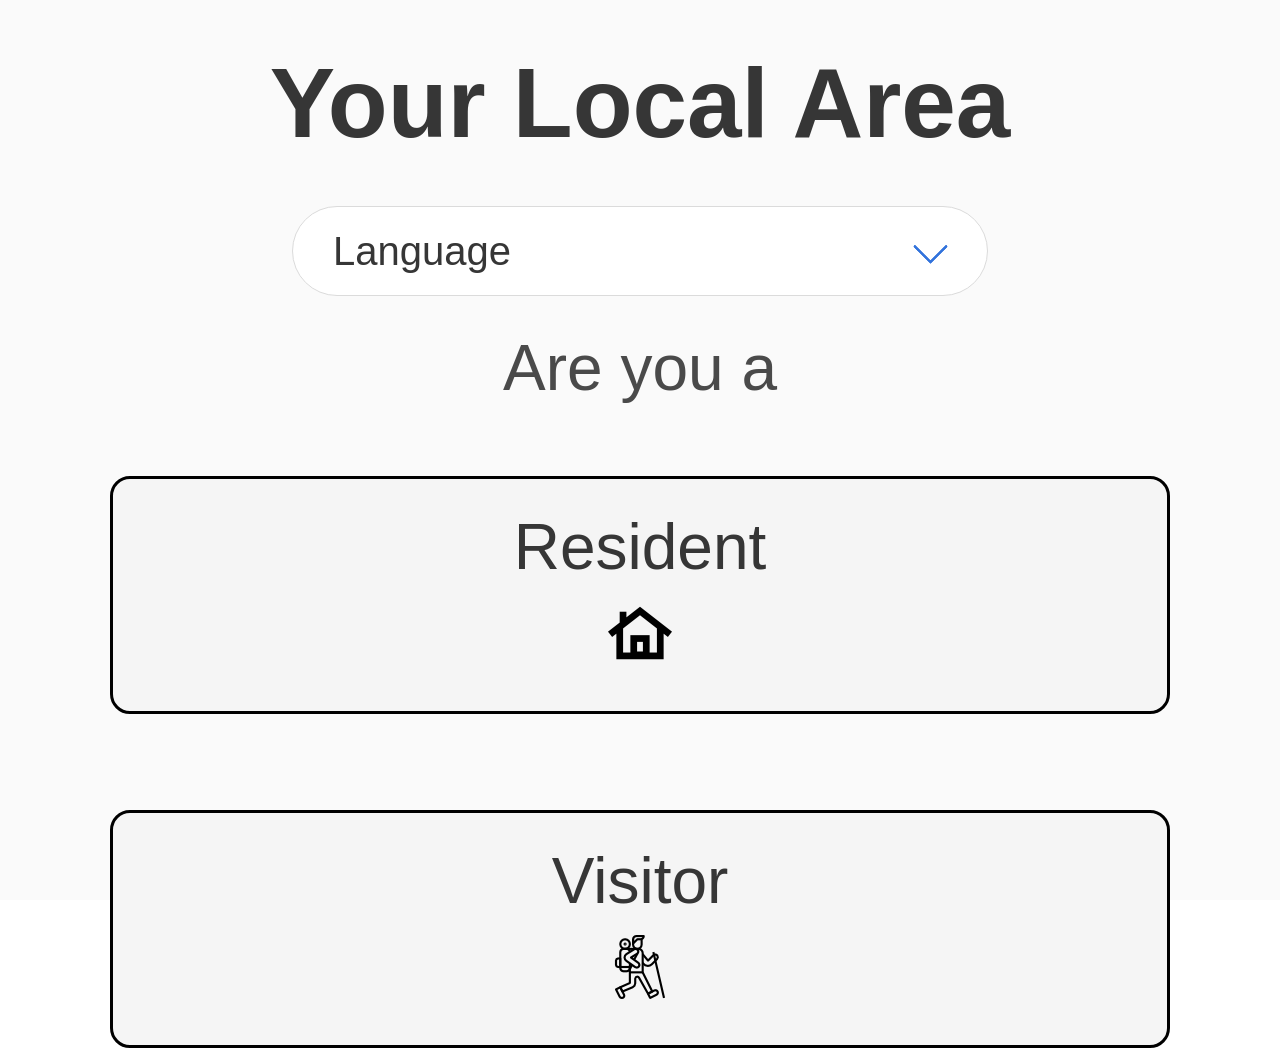
<file: index.html>
<!doctype html>

<html lang="en">
<head>
  <meta charset="utf-8">

  <title></title>
  <meta name="description" content="Your Local Area">
  <meta name="author" content="Team108">

  <link rel="stylesheet" href="css/bulma.min.css">
  <link rel="stylesheet" href="css/custom.css">

</head>

<body style="text-align: center;">
  <script src="js/navigation.js"></script>
  <script src="js/index.js"></script>

	<div class="hero is-fullheight">

	<section>
	  <div class="hero-body">
	    <div class="container">
	      <h1 class="title is-1" style="font-size: 98px;">Your Local Area</h1>
	    </div>
	  </div>
	  <div style="text-align: center; font-size: 40px; margin-left: 50px; margin-right: 50px">
	  		<div class="select is-rounded" style="font-size: 40px;">
			  <select onchange="languageRedirect()">
			  	<option selected disabled>Language</option>
			    <option>العربية(Arabic)</option>
				<option>Deutsch (German)</option>
				<option>ελληνικά (Greek)</option>
				<option>English (US English)</option>
				<option>Español (Spanish)</option>
				<option>Français (French)</option>
				<option>हिंदी (Hindi)</option>
				<option>Bahasa Indonesia (Indonesian)</option>
				<option>日本語 (Japanese)</option>
				<option>한국어 (Korean)</option>
				<option>Język Polski (Polish)</option>
				<option>Português (Portuguese)</option>
				<option>русский (Russian)</option>
				<option>ไทย (Thai)</option>
				<option>繁體中文 (Traditional Chinese)</option>
				<option>简体中文‬ (Simplified Chinese)</option>
			  </select>
			</div>
  		</div>
  	  <br>
	  <div style="text-align: center; font-size: 64px; margin-left: 50px; margin-right: 50px">
	  		<h1>Are you a</h1>	
	  		<div class="tile is-ancestor">
			  <div class="tile is-vertical">
			    <div class="tile">
			      <div class="tile is-parent is-vertical">
			        <a href="/resident.en.html">
			        	<article class="tile is-child notification is-light is-bold border">
			          		<h1 style="font-size: 64px;">Resident</h1>
			          		<img src="icons/resident.png"/>
			        	</article>
			        </a>
			        <br>
			        <a href="/visitor.en.html">
				        <article class="tile is-child notification is-light is-bold border">
				          <h1 style="font-size: 64px;">Visitor</h1>
				          <img src="icons/visitor.png"/>
				        </article>
			        </a>
			      </div>
			  </div>
			</div>
  		</div>
	</section>

	</div>
  
</body>
</html>
</file>
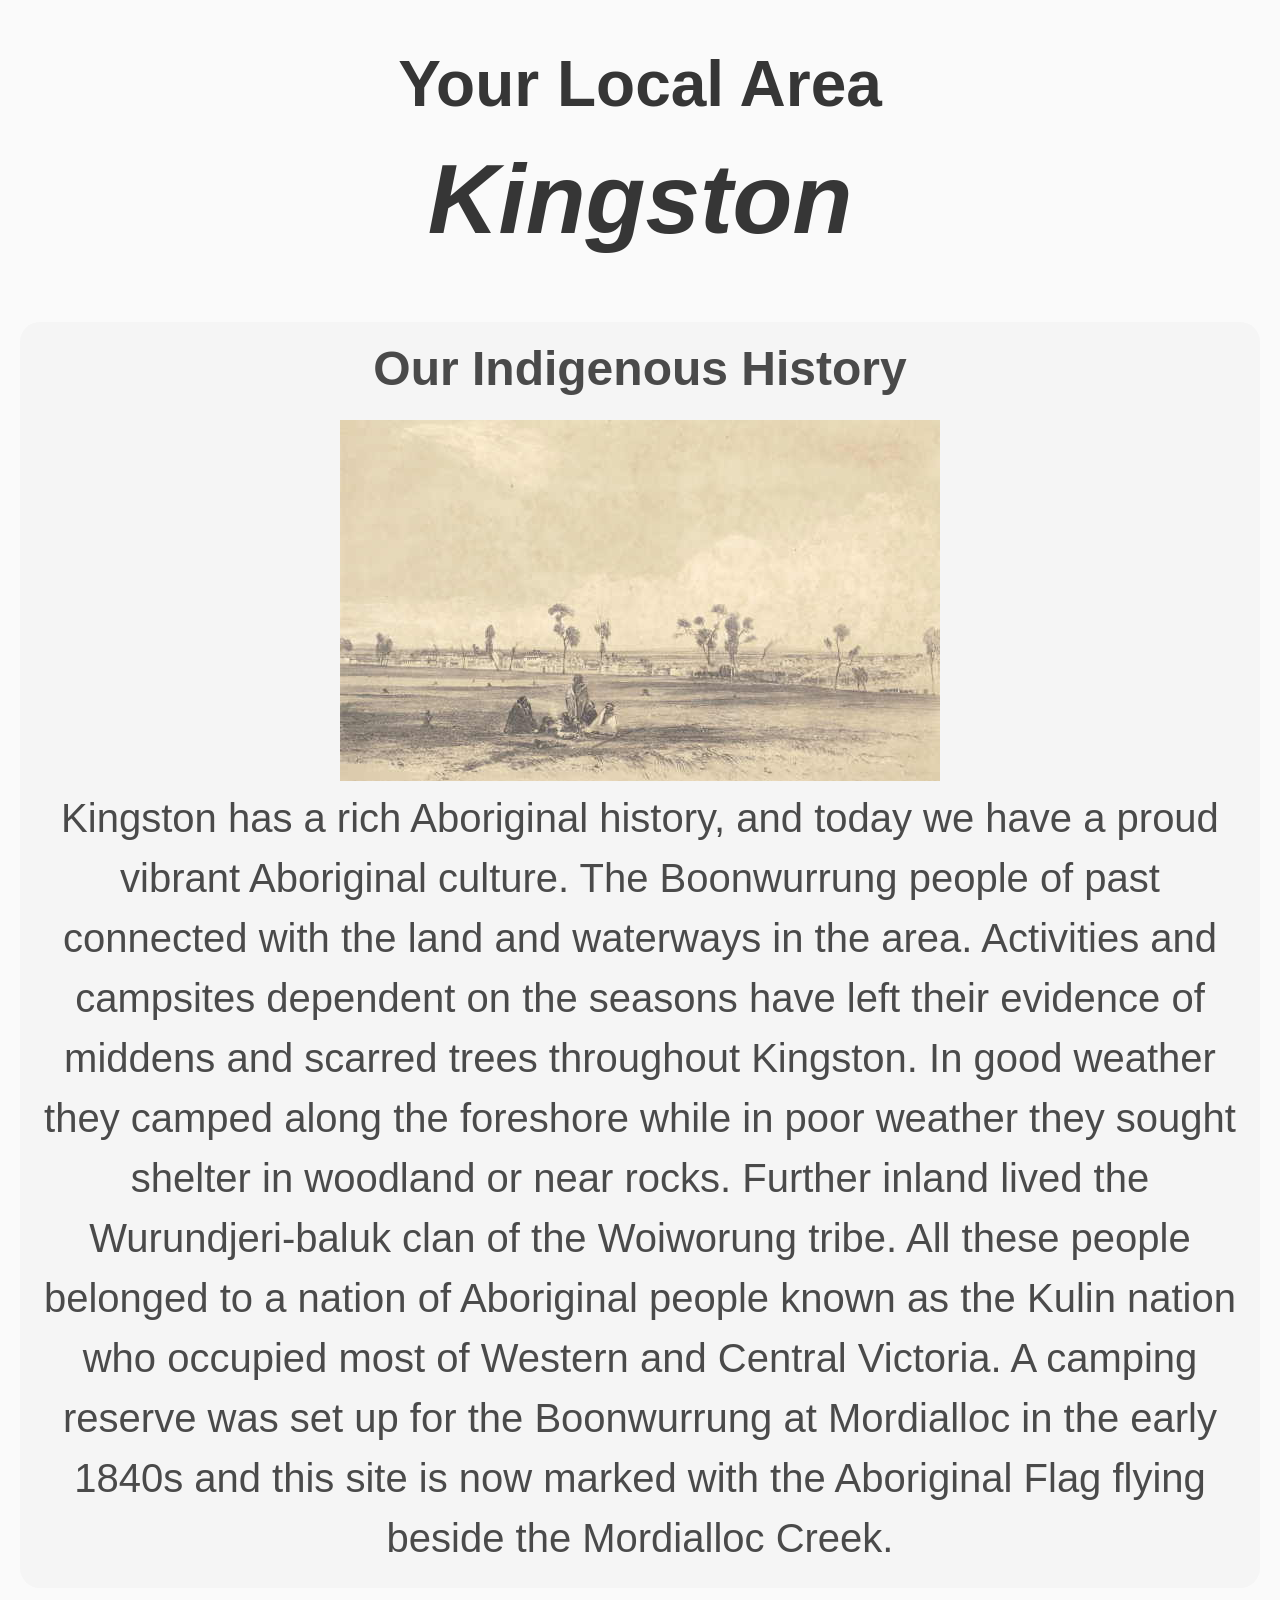
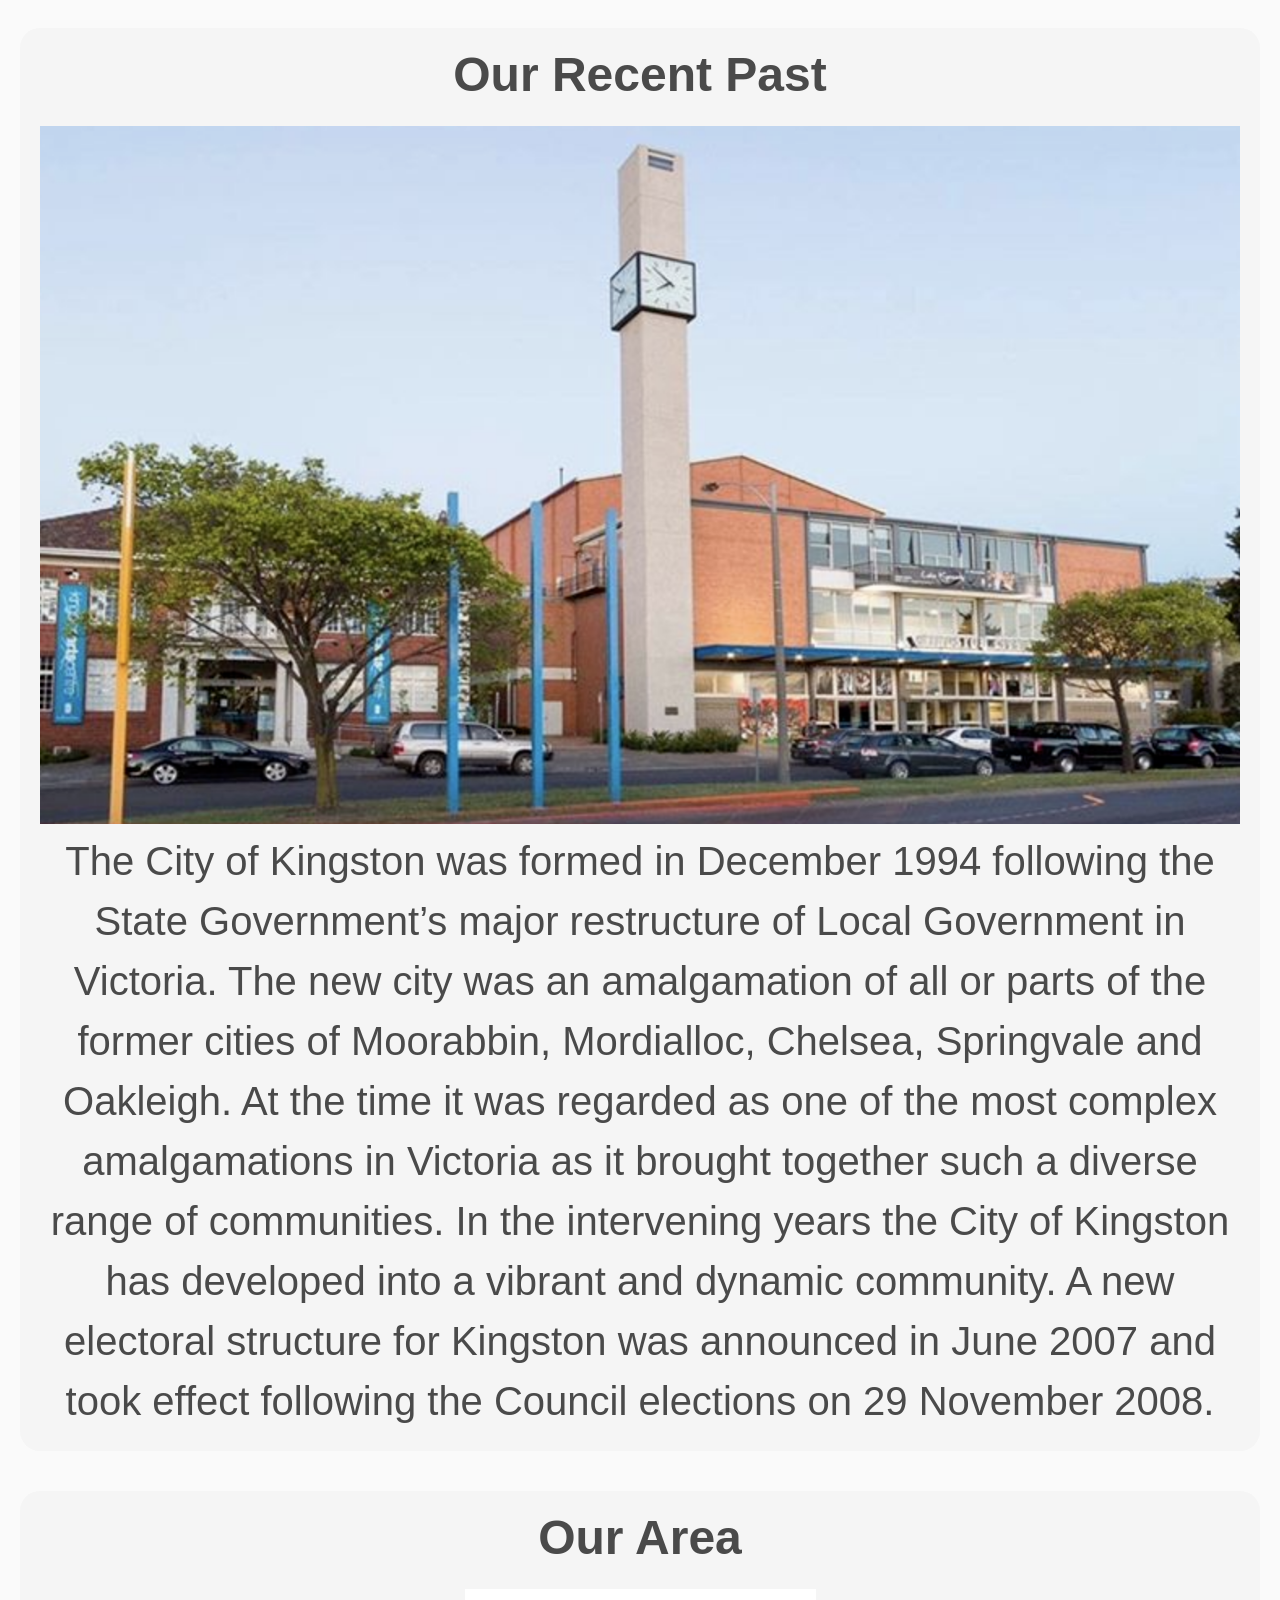
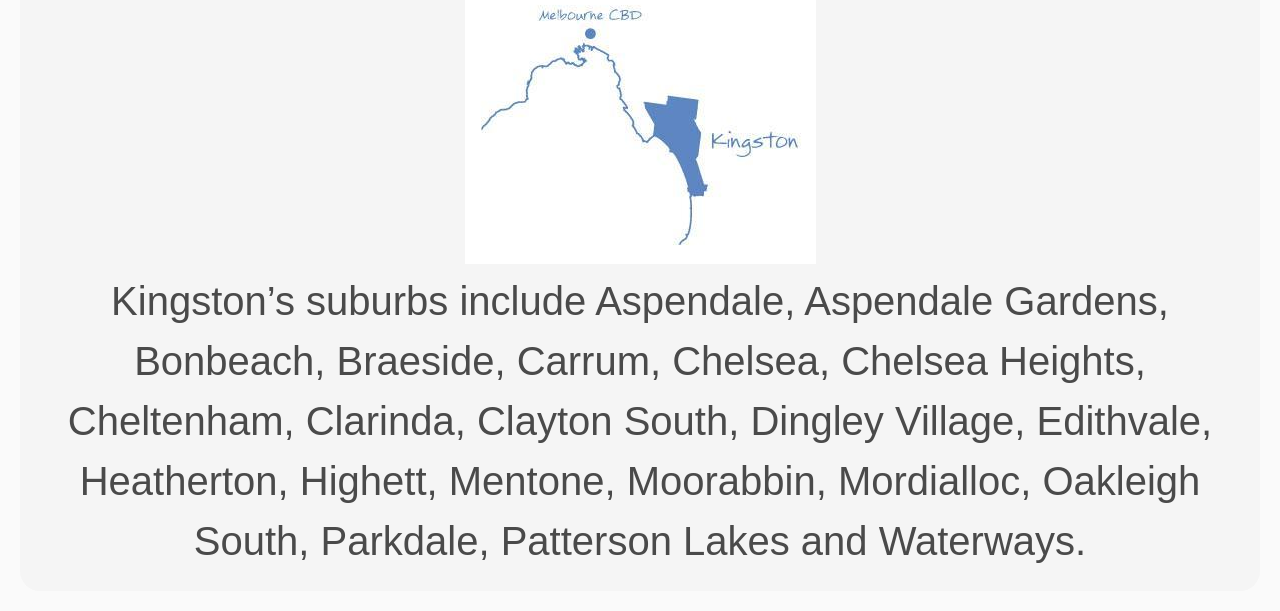
<file: about.en copy.html>
<!doctype html>

<html lang="en">
<head>
  <meta charset="utf-8">

  <title></title>
  <meta name="description" content="Your Local Area">
  <meta name="author" content="Team108">

  <link rel="stylesheet" href="css/bulma.min.css">
  <link rel="stylesheet" href="css/custom.css">

</head>

<body style="text-align: center;">
  <!-- <script src="js/scripts.js"></script> -->

	<div class="hero is-fullheight">

	<section>
		<div class="hero-body">
			<div class="container">
			  <h3 class="title is-3" style="font-size: 64px;">Your Local Area</h3>
			  <h1 class="title is-1" style="font-size: 98px; font-style: bold;"><i>Kingston</i></h1>
			</div>
		</div>
		<div class="tile">
		    <article class="tile is-child notification">
	        	<h1 class="title is-1">Our Indigenous History</h1>
	        	<img src="images/aborigines.jpg"/>
				<p class="is-size-2">
					Kingston has a rich Aboriginal history, and today we have a proud vibrant Aboriginal culture.

					The Boonwurrung people of past connected with the land and waterways in the area. Activities and campsites dependent on the seasons have left their evidence of middens and scarred trees throughout Kingston.  In good weather they camped along the foreshore while in poor weather they sought shelter in woodland or near rocks.

					Further inland lived the Wurundjeri-baluk clan of the Woiworung tribe. All these people belonged to a nation of Aboriginal people known as the Kulin nation who occupied most of Western and Central Victoria. A camping reserve was set up for the Boonwurrung at Mordialloc in the early 1840s and this site is now marked with the Aboriginal Flag flying beside the Mordialloc Creek.
				</p>
	        </article>
		</div>
		<div class="tile">
		    <article class="tile is-child notification">
	        	<h1 class="title is-1">Our Recent Past</h1>
				<img src="images/kingston_council.png"/>
				<p class="is-size-2">
					The City of Kingston was formed in December 1994 following the State Government’s major restructure of Local Government in Victoria. The new city was an amalgamation of all or parts of the former cities of Moorabbin, Mordialloc, Chelsea, Springvale and Oakleigh.
					At the time it was regarded as one of the most complex amalgamations in Victoria as it brought together such a diverse range of communities.

					In the intervening years the City of Kingston has developed into a vibrant and dynamic community. A new electoral structure for Kingston was announced in June 2007 and took effect following the Council elections on 29 November 2008. 
				</p>
	        </article>
		</div>
		<div class="tile">
		    <article class="tile is-child notification">
	        	<h1 class="title is-1">Our Area</h1>
	        	<img src="images/map.jpg"/>
				<p class="is-size-2">
					Kingston’s suburbs include Aspendale, Aspendale Gardens, Bonbeach, Braeside, Carrum, Chelsea, Chelsea Heights, Cheltenham, Clarinda, Clayton South, Dingley Village, Edithvale, Heatherton, Highett, Mentone, Moorabbin, Mordialloc, Oakleigh South, Parkdale, Patterson Lakes and Waterways.
				</p>
	        </article>
		</div>
	</section>

	</div>
  


</body>
</html>
</file>
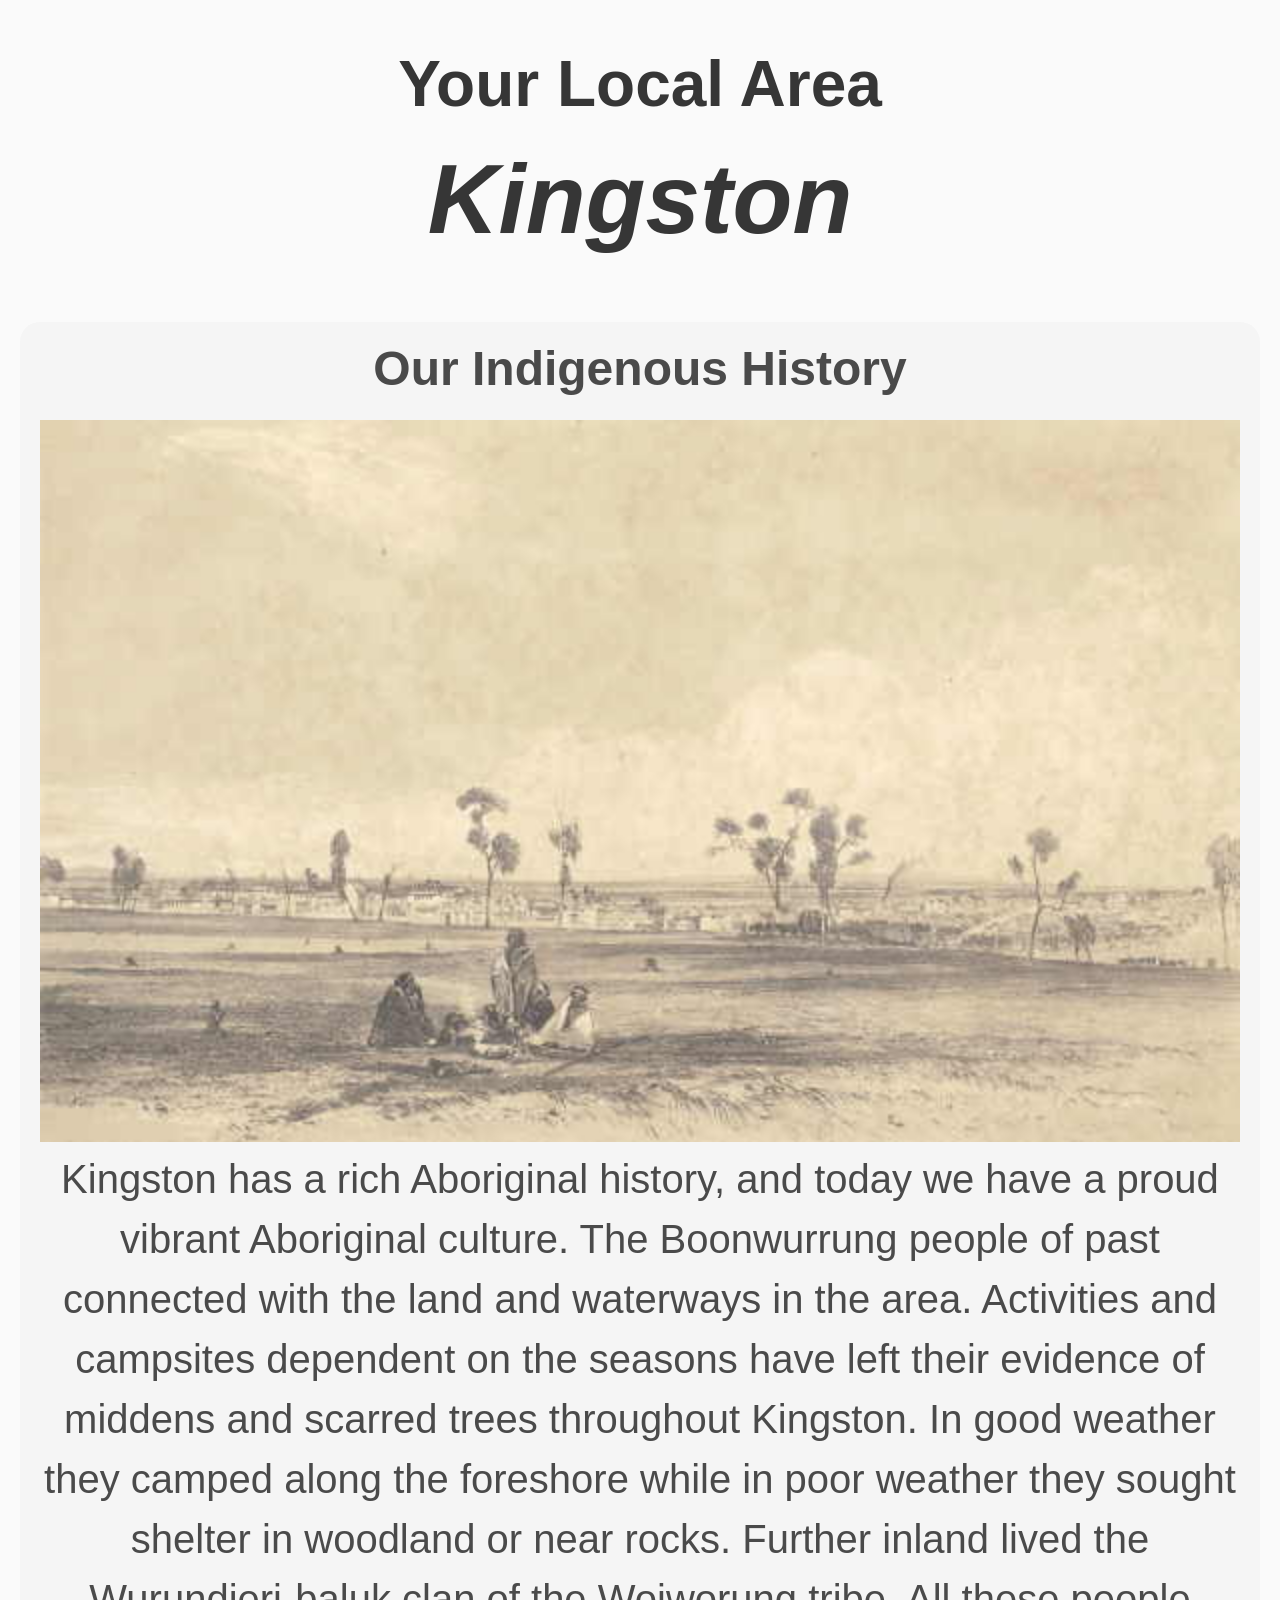
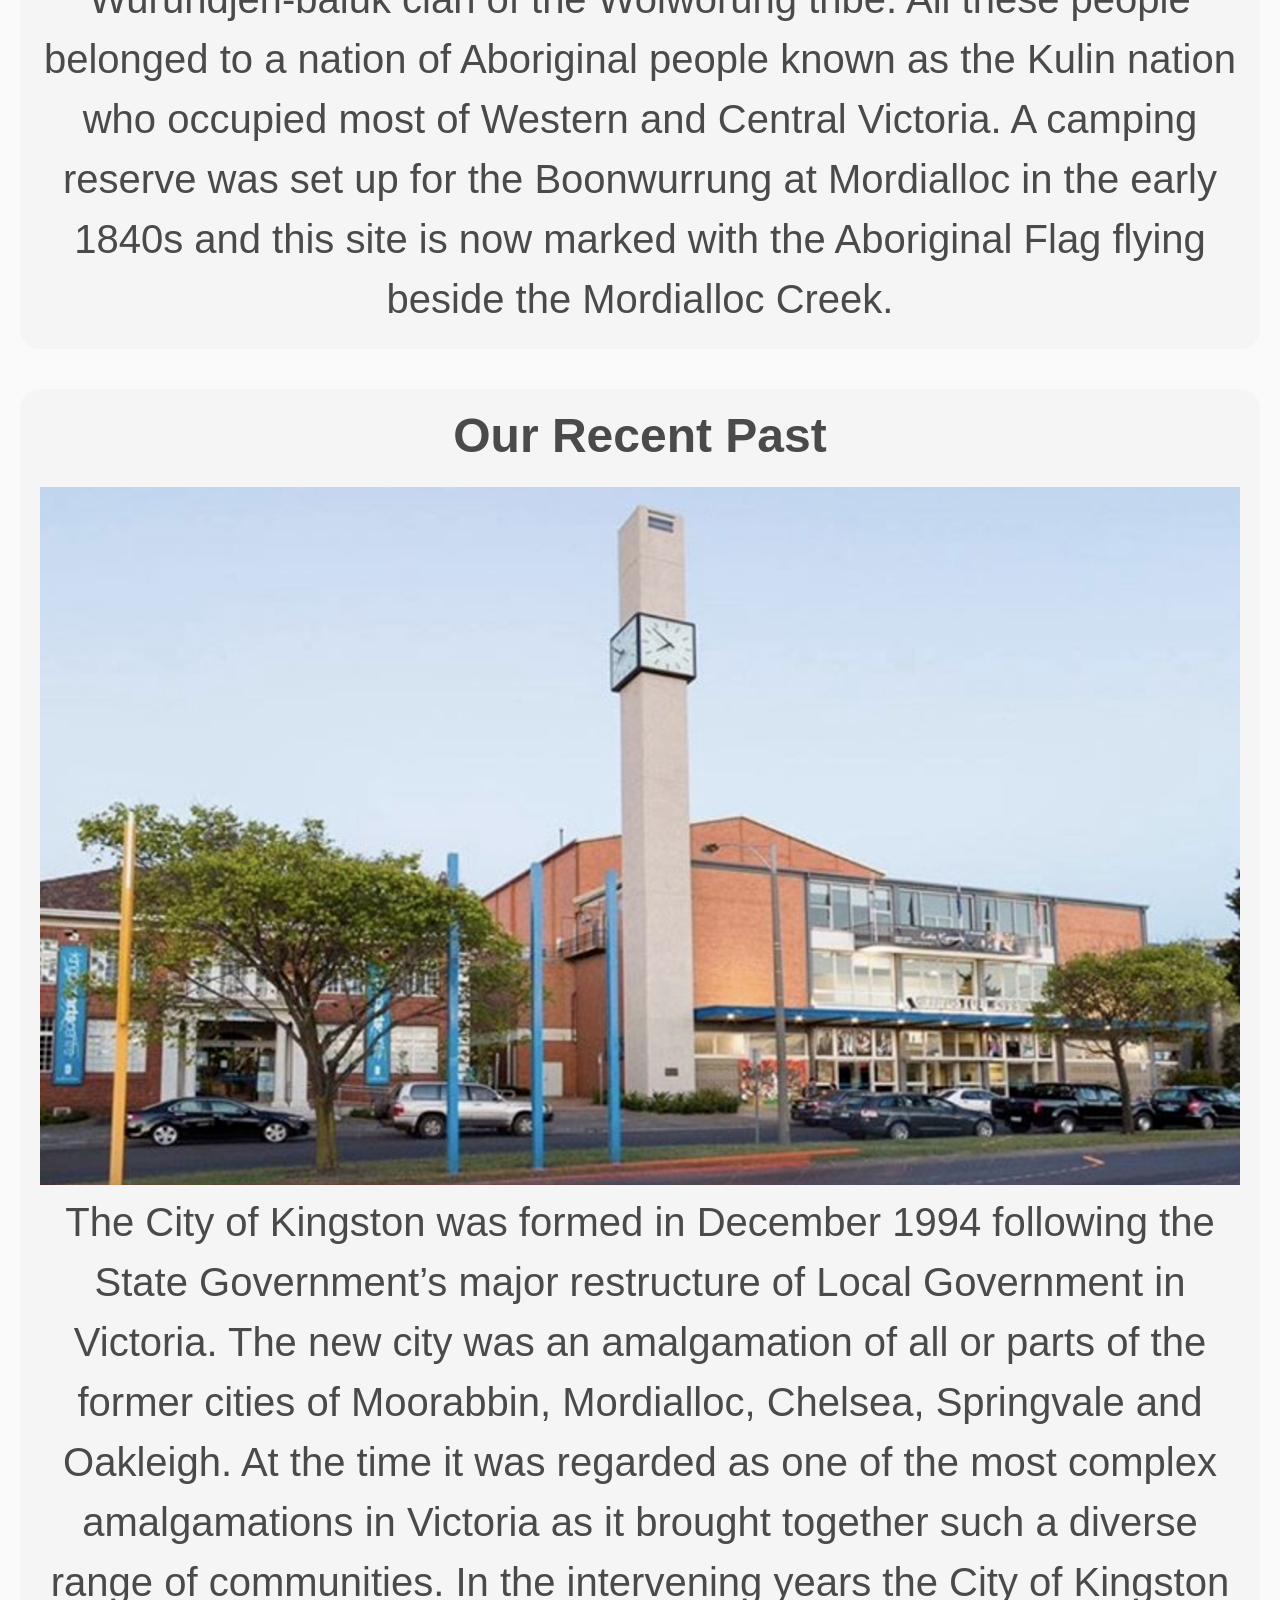
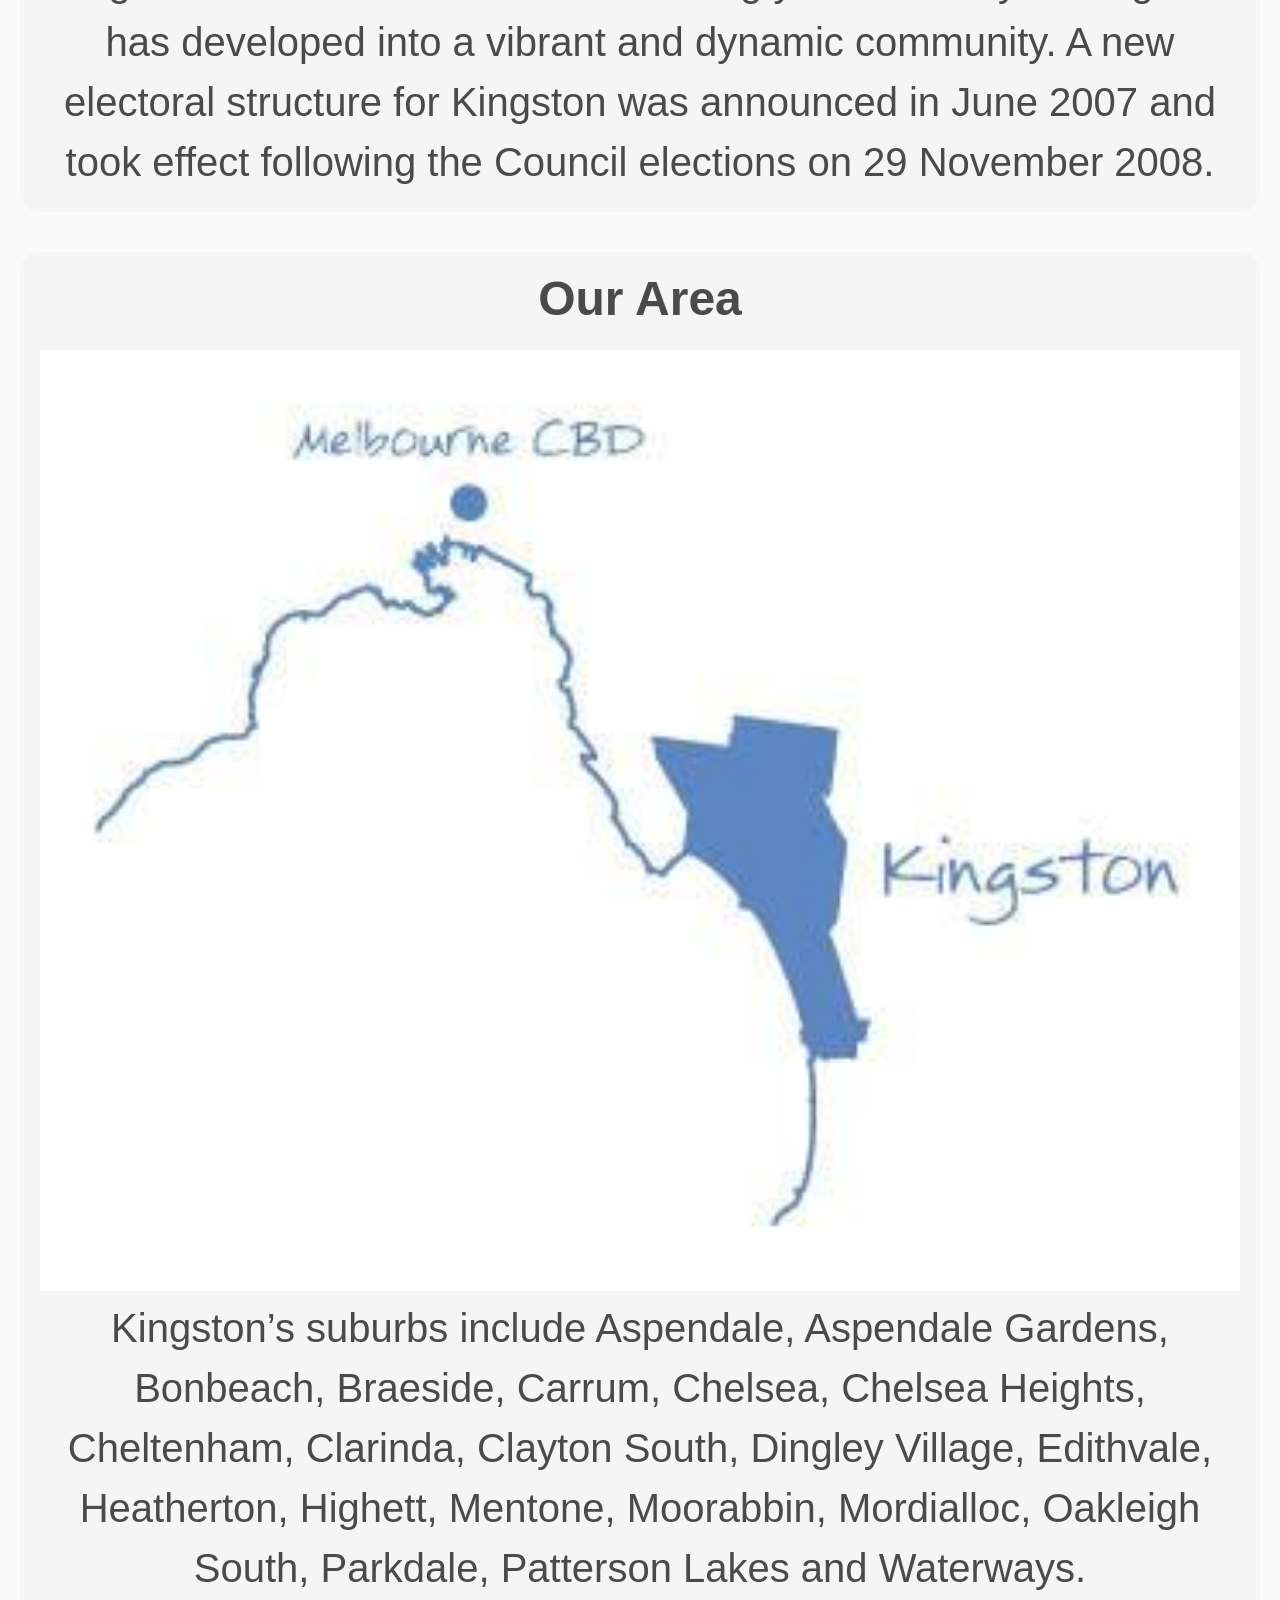
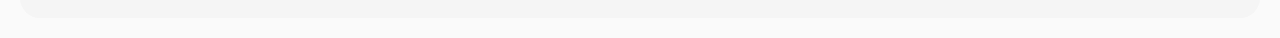
<file: about.en.html>
<!doctype html>

<html lang="en">
<head>
  <meta charset="utf-8">

  <title></title>
  <meta name="description" content="Your Local Area">
  <meta name="author" content="Team108">

  <link rel="stylesheet" href="css/bulma.min.css">
  <link rel="stylesheet" href="css/custom.css">

</head>

<body style="text-align: center;">
  <!-- <script src="js/scripts.js"></script> -->

	<div class="hero is-fullheight">

	<section>
		<div class="hero-body">
			<div class="container">
			  <h3 class="title is-3" style="font-size: 64px;">Your Local Area</h3>
			  <h1 class="title is-1" style="font-size: 98px; font-style: bold;"><i>Kingston</i></h1>
			</div>
		</div>
		<div class="tile">
		    <article class="tile is-child notification">
	        	<h1 class="title is-1">Our Indigenous History</h1>
	        	<img src="images/aborigines.jpg" style="min-width: 100%;"/>
				<p class="is-size-2">
					Kingston has a rich Aboriginal history, and today we have a proud vibrant Aboriginal culture.

					The Boonwurrung people of past connected with the land and waterways in the area. Activities and campsites dependent on the seasons have left their evidence of middens and scarred trees throughout Kingston.  In good weather they camped along the foreshore while in poor weather they sought shelter in woodland or near rocks.

					Further inland lived the Wurundjeri-baluk clan of the Woiworung tribe. All these people belonged to a nation of Aboriginal people known as the Kulin nation who occupied most of Western and Central Victoria. A camping reserve was set up for the Boonwurrung at Mordialloc in the early 1840s and this site is now marked with the Aboriginal Flag flying beside the Mordialloc Creek.
				</p>
	        </article>
		</div>
		<div class="tile">
		    <article class="tile is-child notification">
	        	<h1 class="title is-1">Our Recent Past</h1>
				<img src="images/kingston_council.png" style="min-width: 100%;"/>
				<p class="is-size-2">
					The City of Kingston was formed in December 1994 following the State Government’s major restructure of Local Government in Victoria. The new city was an amalgamation of all or parts of the former cities of Moorabbin, Mordialloc, Chelsea, Springvale and Oakleigh.
					At the time it was regarded as one of the most complex amalgamations in Victoria as it brought together such a diverse range of communities.

					In the intervening years the City of Kingston has developed into a vibrant and dynamic community. A new electoral structure for Kingston was announced in June 2007 and took effect following the Council elections on 29 November 2008. 
				</p>
	        </article>
		</div>
		<div class="tile">
		    <article class="tile is-child notification">
	        	<h1 class="title is-1">Our Area</h1>
	        	<img src="images/map.jpg" style="min-width: 100%;"/>
				<p class="is-size-2">
					Kingston’s suburbs include Aspendale, Aspendale Gardens, Bonbeach, Braeside, Carrum, Chelsea, Chelsea Heights, Cheltenham, Clarinda, Clayton South, Dingley Village, Edithvale, Heatherton, Highett, Mentone, Moorabbin, Mordialloc, Oakleigh South, Parkdale, Patterson Lakes and Waterways.
				</p>
	        </article>
		</div>
	</section>

	</div>
  


</body>
</html>
</file>
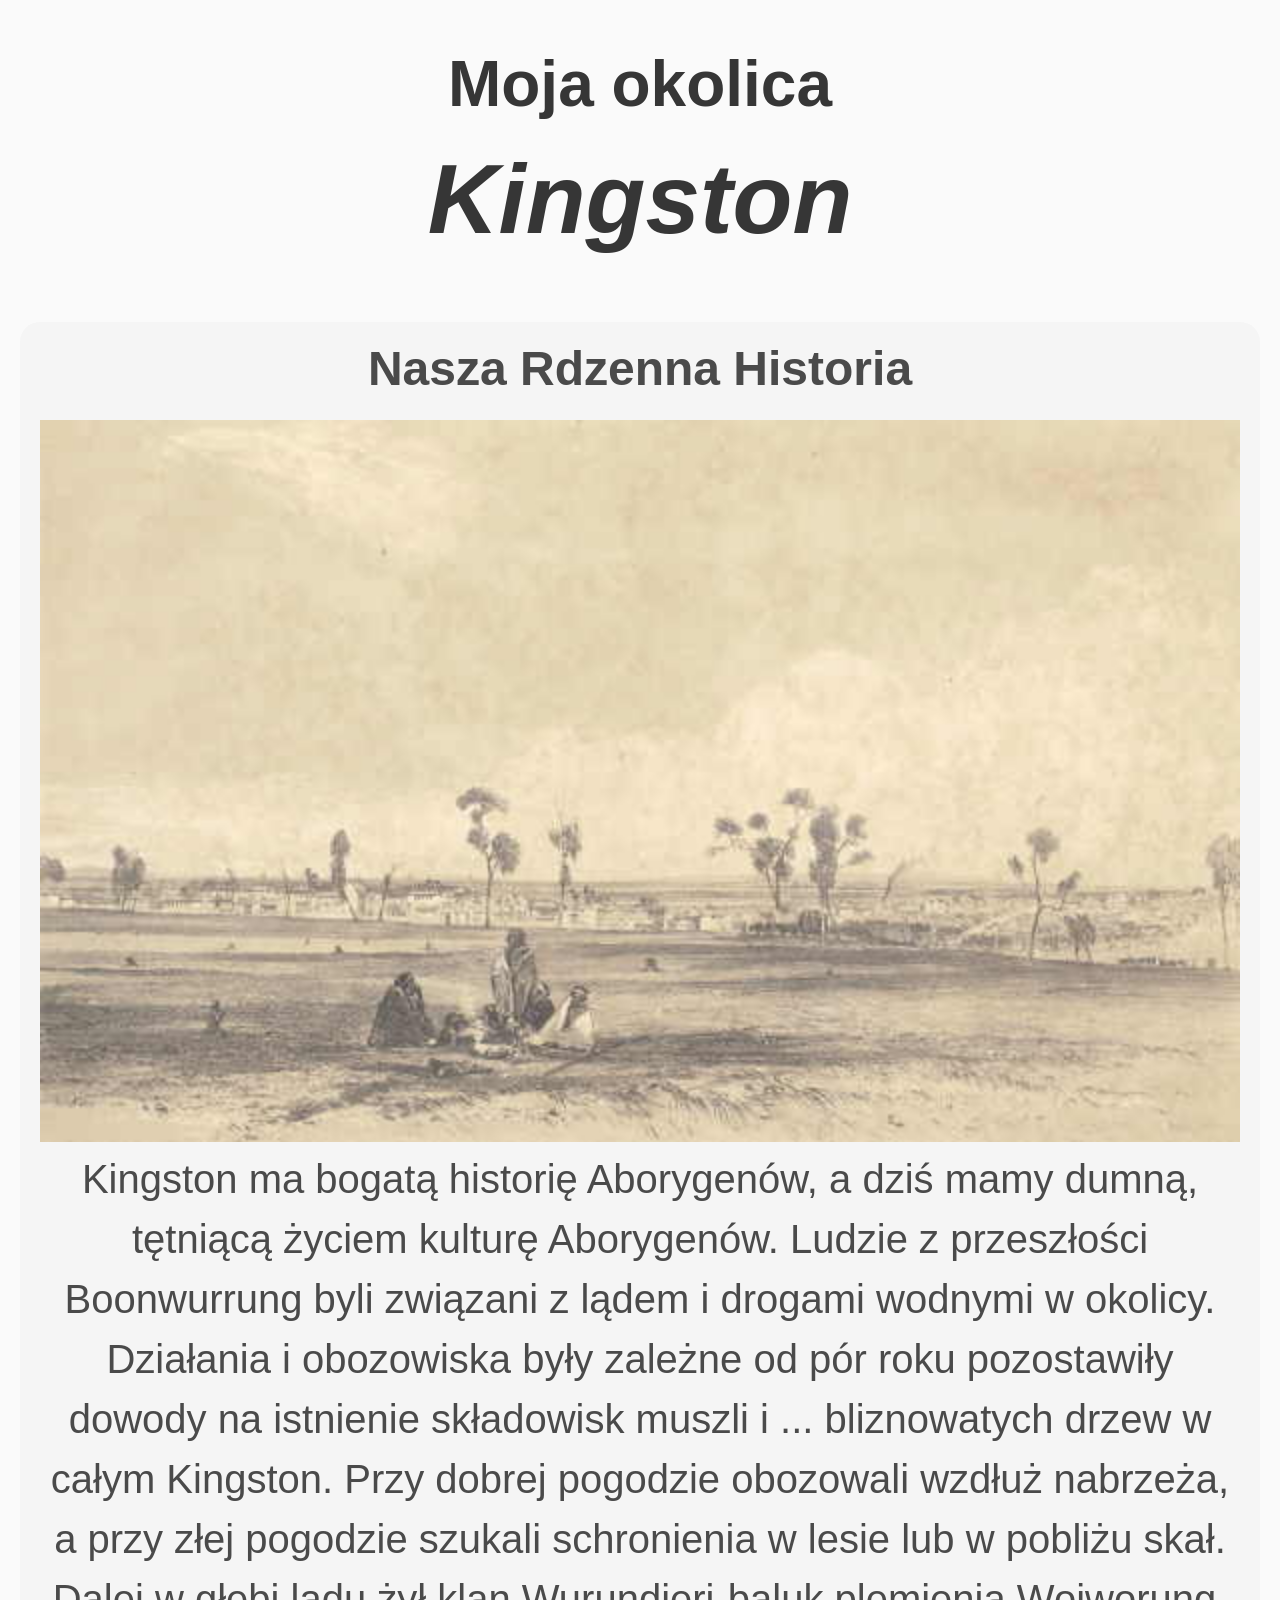
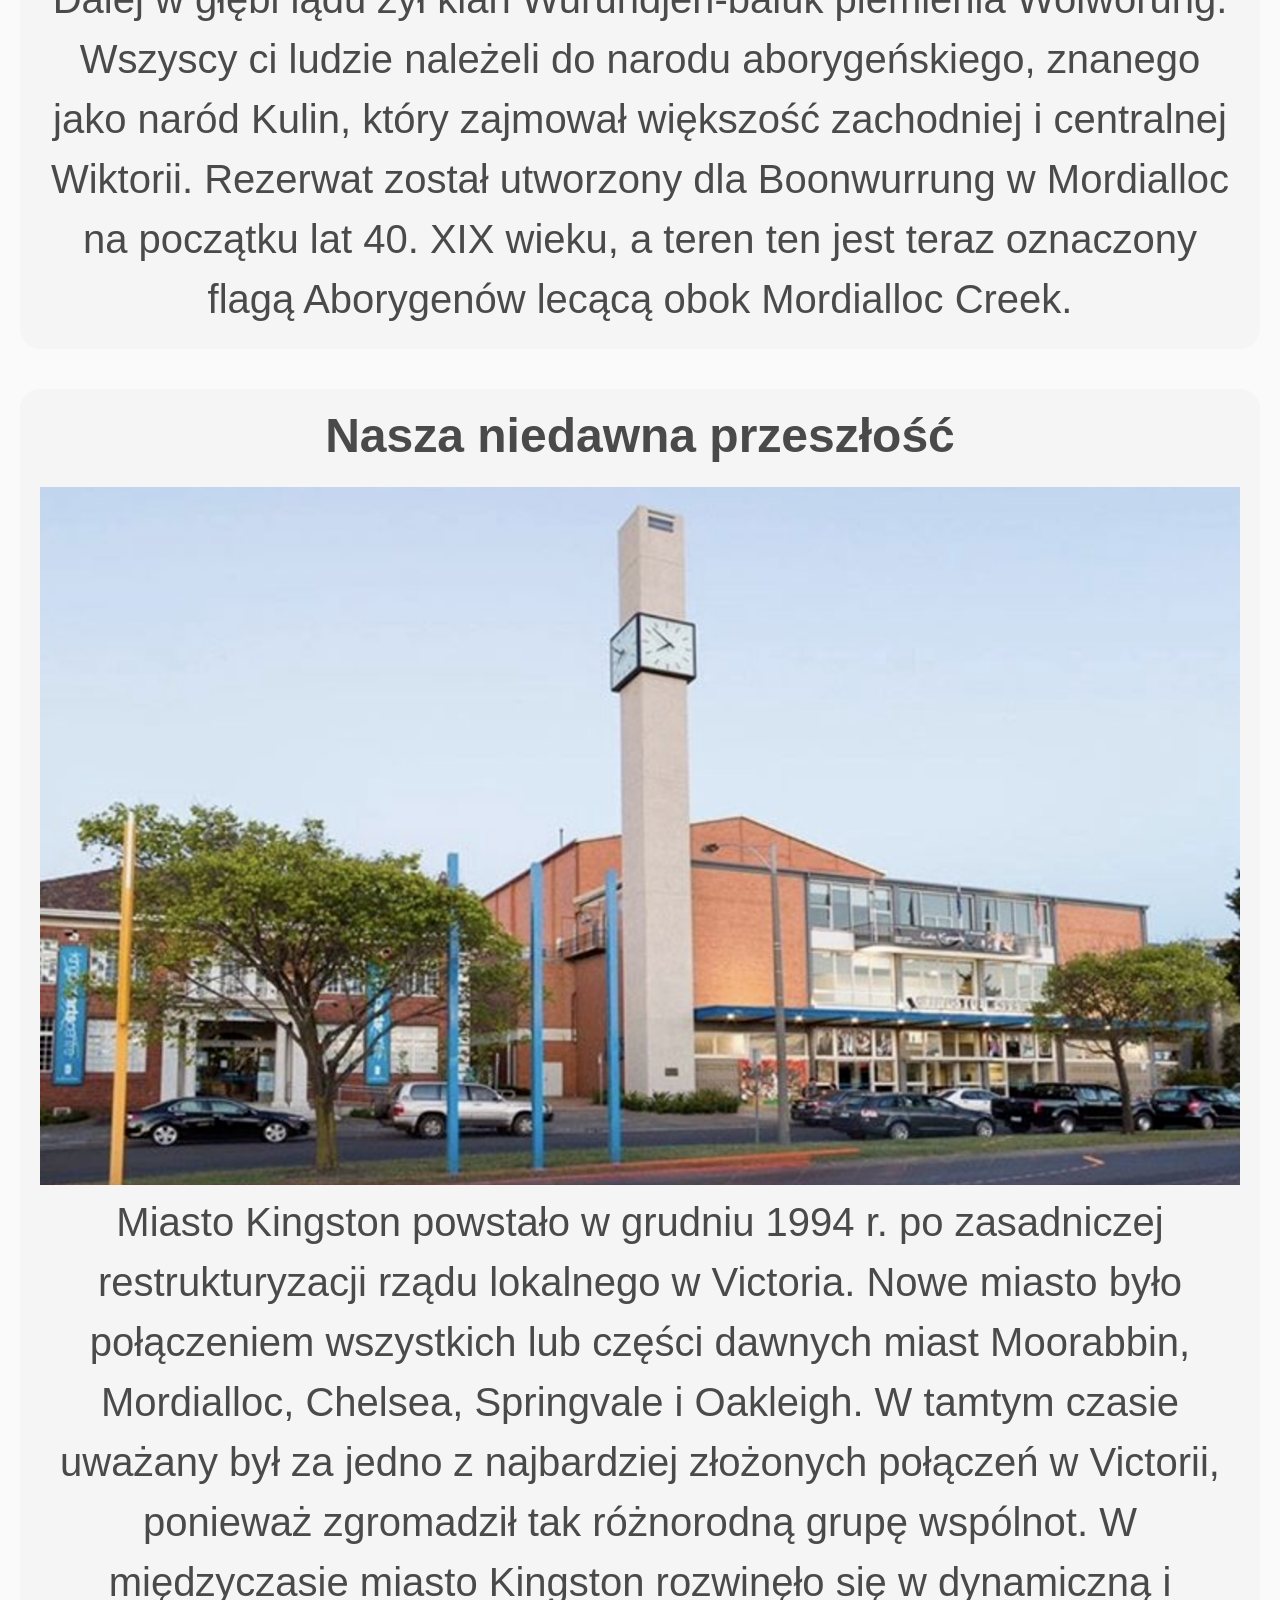
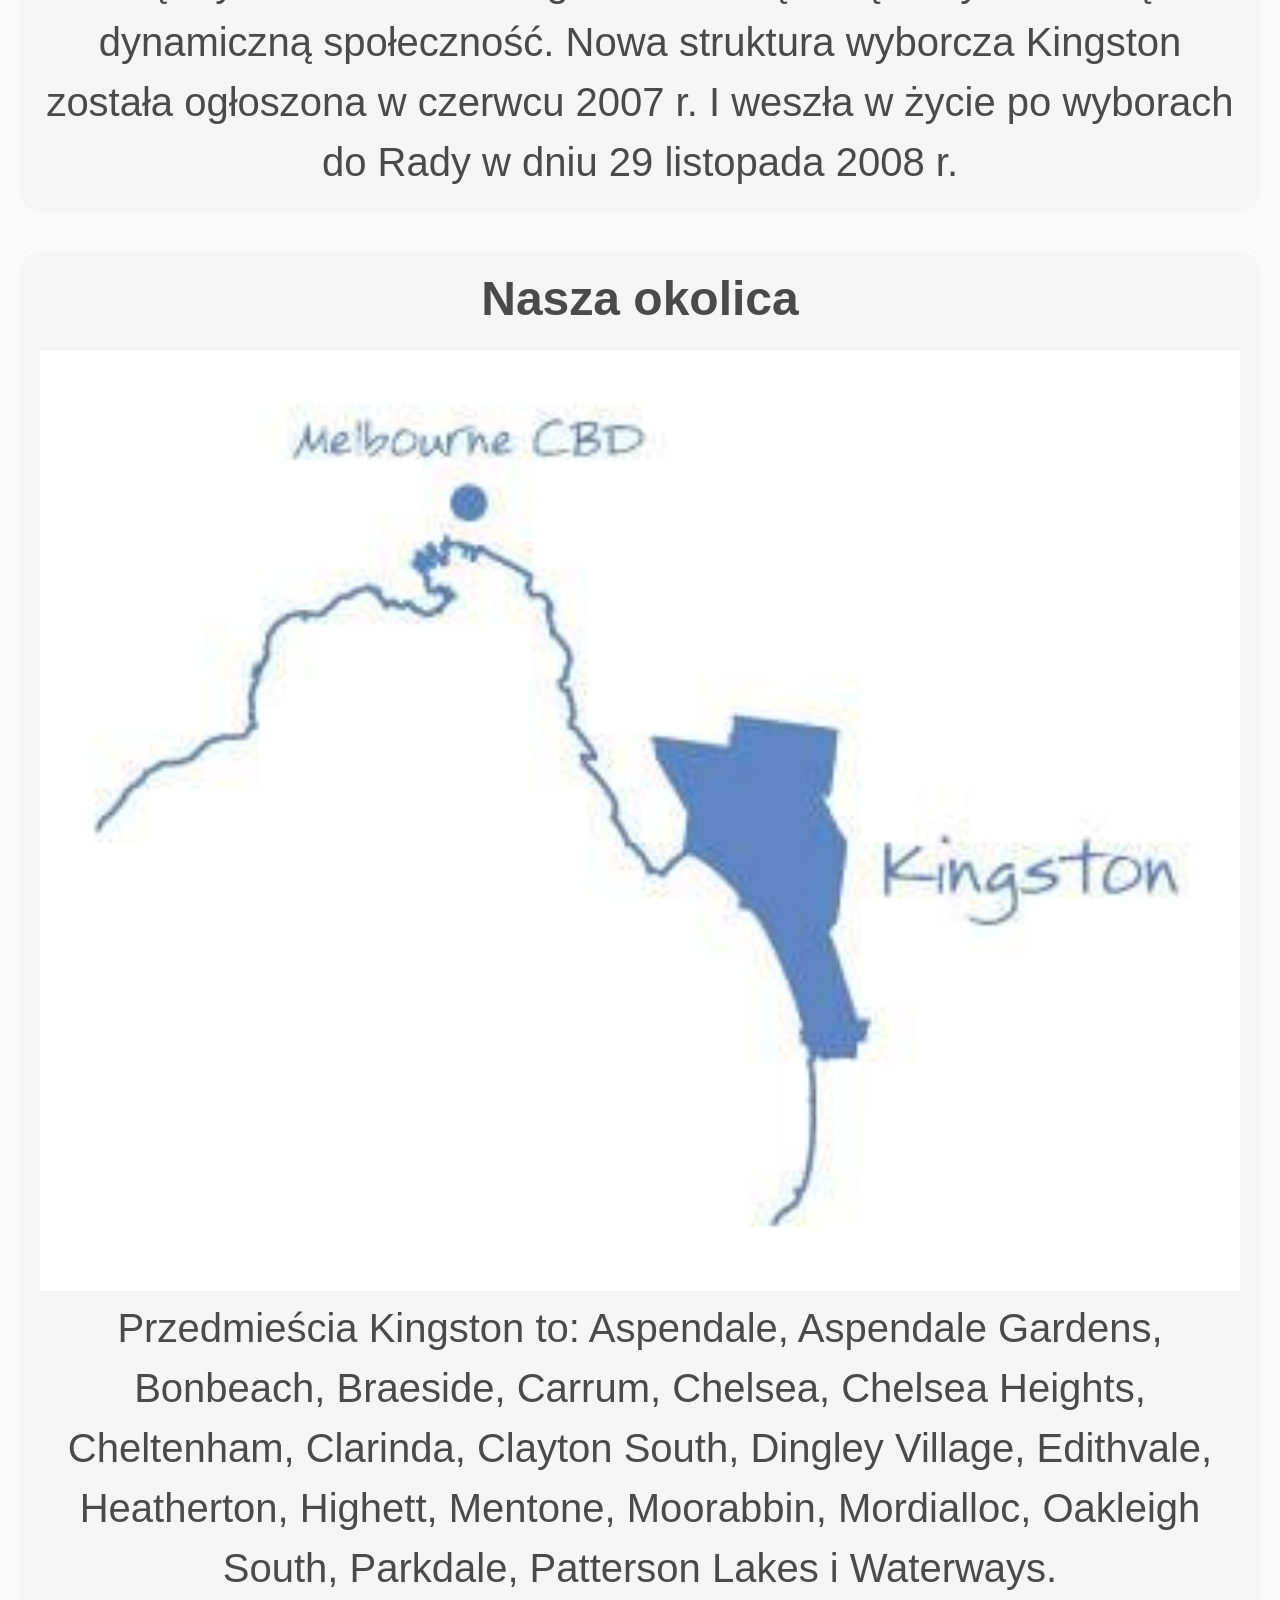
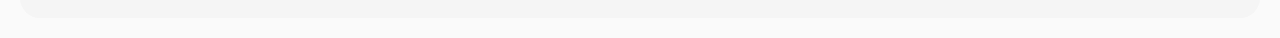
<file: about.po.html>
<!doctype html>

<html lang="en">
<head>
  <meta charset="utf-8">

  <title></title>
  <meta name="description" content="Your Local Area">
  <meta name="author" content="Team108">

  <link rel="stylesheet" href="css/bulma.min.css">
  <link rel="stylesheet" href="css/custom.css">

</head>

<body style="text-align: center;">
  <!-- <script src="js/scripts.js"></script> -->

	<div class="hero is-fullheight">

	<section>
		<div class="hero-body">
			<div class="container">
			  <h3 class="title is-3" style="font-size: 64px;">Moja okolica</h3>
			  <h1 class="title is-1" style="font-size: 98px; font-style: bold;"><i>Kingston</i></h1>
			</div>
		</div>
		<div class="tile">
		    <article class="tile is-child notification">
	        	<h1 class="title is-1">Nasza Rdzenna Historia</h1>
	        	<img src="images/aborigines.jpg" style="min-width: 100%;"/>
				<p class="is-size-2">
					Kingston ma bogatą historię Aborygenów, a dziś mamy dumną, tętniącą życiem kulturę Aborygenów.

					Ludzie z przeszłości Boonwurrung byli związani z lądem i drogami wodnymi w okolicy. Działania i obozowiska były zależne od pór roku pozostawiły dowody na istnienie składowisk muszli i ...

					bliznowatych drzew w całym Kingston. Przy dobrej pogodzie obozowali wzdłuż nabrzeża, a przy złej pogodzie szukali schronienia w lesie lub w pobliżu skał.

					Dalej w głębi lądu żył klan Wurundjeri-baluk plemienia Woiworung. Wszyscy ci ludzie należeli do narodu aborygeńskiego, znanego jako naród Kulin, który zajmował większość zachodniej i centralnej Wiktorii. Rezerwat został utworzony dla Boonwurrung w Mordialloc na początku lat 40. XIX wieku, a teren ten jest teraz oznaczony flagą Aborygenów lecącą obok Mordialloc Creek.

				</p>
	        </article>
		</div>
		<div class="tile">
		    <article class="tile is-child notification">
	        	<h1 class="title is-1">Nasza niedawna przeszłość</h1>
				<img src="images/kingston_council.png" style="min-width: 100%;"/>
				<p class="is-size-2">
					Miasto Kingston powstało w grudniu 1994 r. po zasadniczej restrukturyzacji rządu lokalnego w Victoria. Nowe miasto było połączeniem wszystkich lub części dawnych miast Moorabbin, Mordialloc, Chelsea, Springvale i Oakleigh.

					W tamtym czasie uważany był za jedno z najbardziej złożonych połączeń w Victorii, ponieważ zgromadził tak różnorodną grupę wspólnot.

					W międzyczasie miasto Kingston rozwinęło się w dynamiczną i dynamiczną społeczność. Nowa struktura wyborcza Kingston została ogłoszona w czerwcu 2007 r. I weszła w życie po wyborach do Rady w dniu 29 listopada 2008 r. 
				</p>
	        </article>
		</div>
		<div class="tile">
		    <article class="tile is-child notification">
	        	<h1 class="title is-1">Nasza okolica</h1>
	        	<img src="images/map.jpg" style="min-width: 100%;"/>
				<p class="is-size-2">
					Przedmieścia Kingston to: Aspendale, Aspendale Gardens, Bonbeach, Braeside, Carrum, Chelsea, Chelsea Heights, Cheltenham, Clarinda, Clayton South, Dingley Village, Edithvale, Heatherton, Highett, Mentone, Moorabbin, Mordialloc, Oakleigh South, Parkdale, Patterson Lakes i Waterways.
				</p>
	        </article>
		</div>
	</section>

	</div>
  


</body>
</html>
</file>
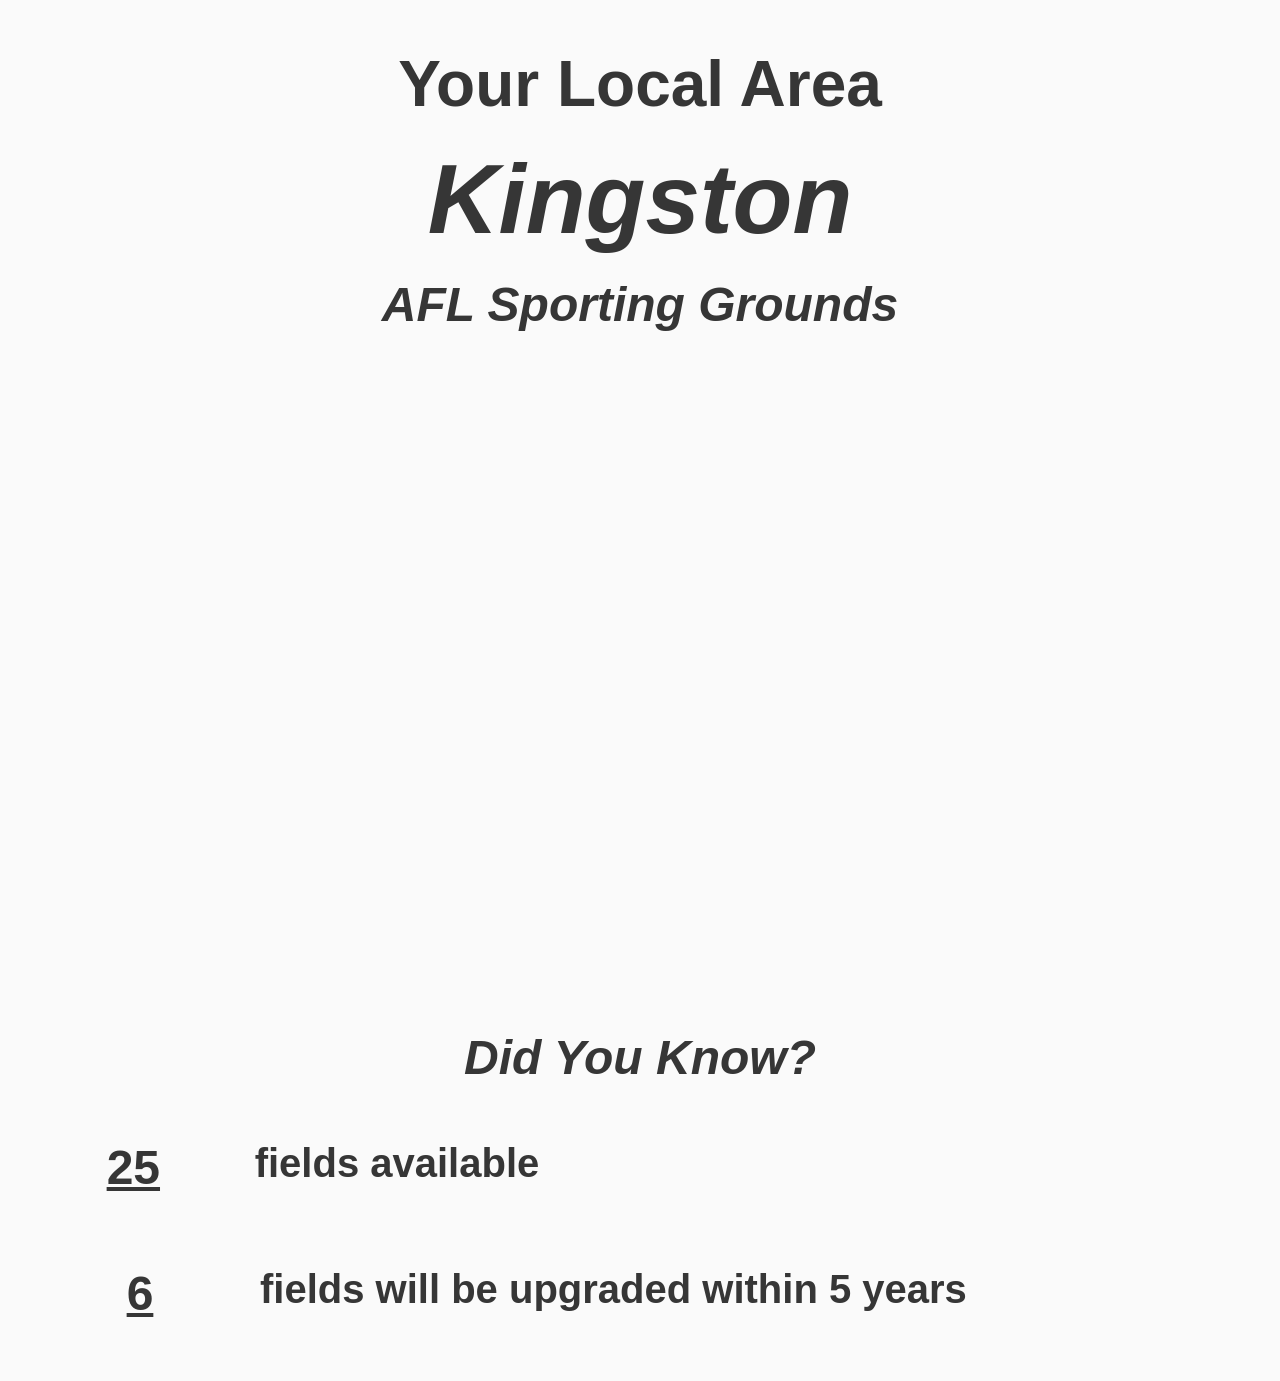
<file: afl.en.html>
<!doctype html>

<html lang="en">
<head>
  <meta charset="utf-8">

  <title></title>
  <meta name="description" content="Your Local Area">
  <meta name="author" content="Team108">

  <link rel="stylesheet" href="css/bulma.min.css">
  <link rel="stylesheet" href="css/custom.css">

</head>

<body style="text-align: center;">
  <!-- <script src="js/scripts.js"></script> -->

	<div class="hero is-fullheight">

	<section>
		<div class="hero-body">
			<div class="container">
			  <h3 class="title is-3" style="font-size: 64px;">Your Local Area</h3>
			  <h1 class="title is-1" style="font-size: 98px; font-style: bold;"><i>Kingston</i></h1>
			  <h4 class="title is-4" style="font-size: 48px;"><i>AFL Sporting Grounds</i></h4>
			</div>
		</div>

		<div>
			<iframe src="https://www.google.com/maps/d/u/0/embed?mid=1sLj26PR25YXdlqqBaEB2m7nH4Y42IjlN" width="95%" height="600"></iframe>
		</div>
		<br>
		<div style="margin: 0px 20px; padding-bottom: 20px;">
			<h1 class="title is-1" style="padding-top: 20px;"><i>Did You Know?</i></h1>
			<div class="tile is-thin is-parent is-horizontal">
		        <article class="tile is-2 is-child" style="min-height: 1em;">
		          <h1 class="title is-1"><u>25</u></h1>
		        </article>
		        <article class="tile is-child" style="min-height: 1em; text-align: left;">
		          <h2 class="title is-2">fields available</h2>
		        </article>
	      	</div>
	      	<div class="tile is-thin is-horizontal">
		        <article class="tile is-2 is-child" style="min-height: 1em;">
		          <h1 class="title is-1"><u>6</u></h1>
		        </article>
		        <article class="tile is-child" style="min-height: 1em; text-align: left;">
		          <h2 class="title is-2">fields will be upgraded within 5 years
		        </article>
	      	</div>
      	</div>
		
	</section>

	</div>
  


</body>
</html>
</file>
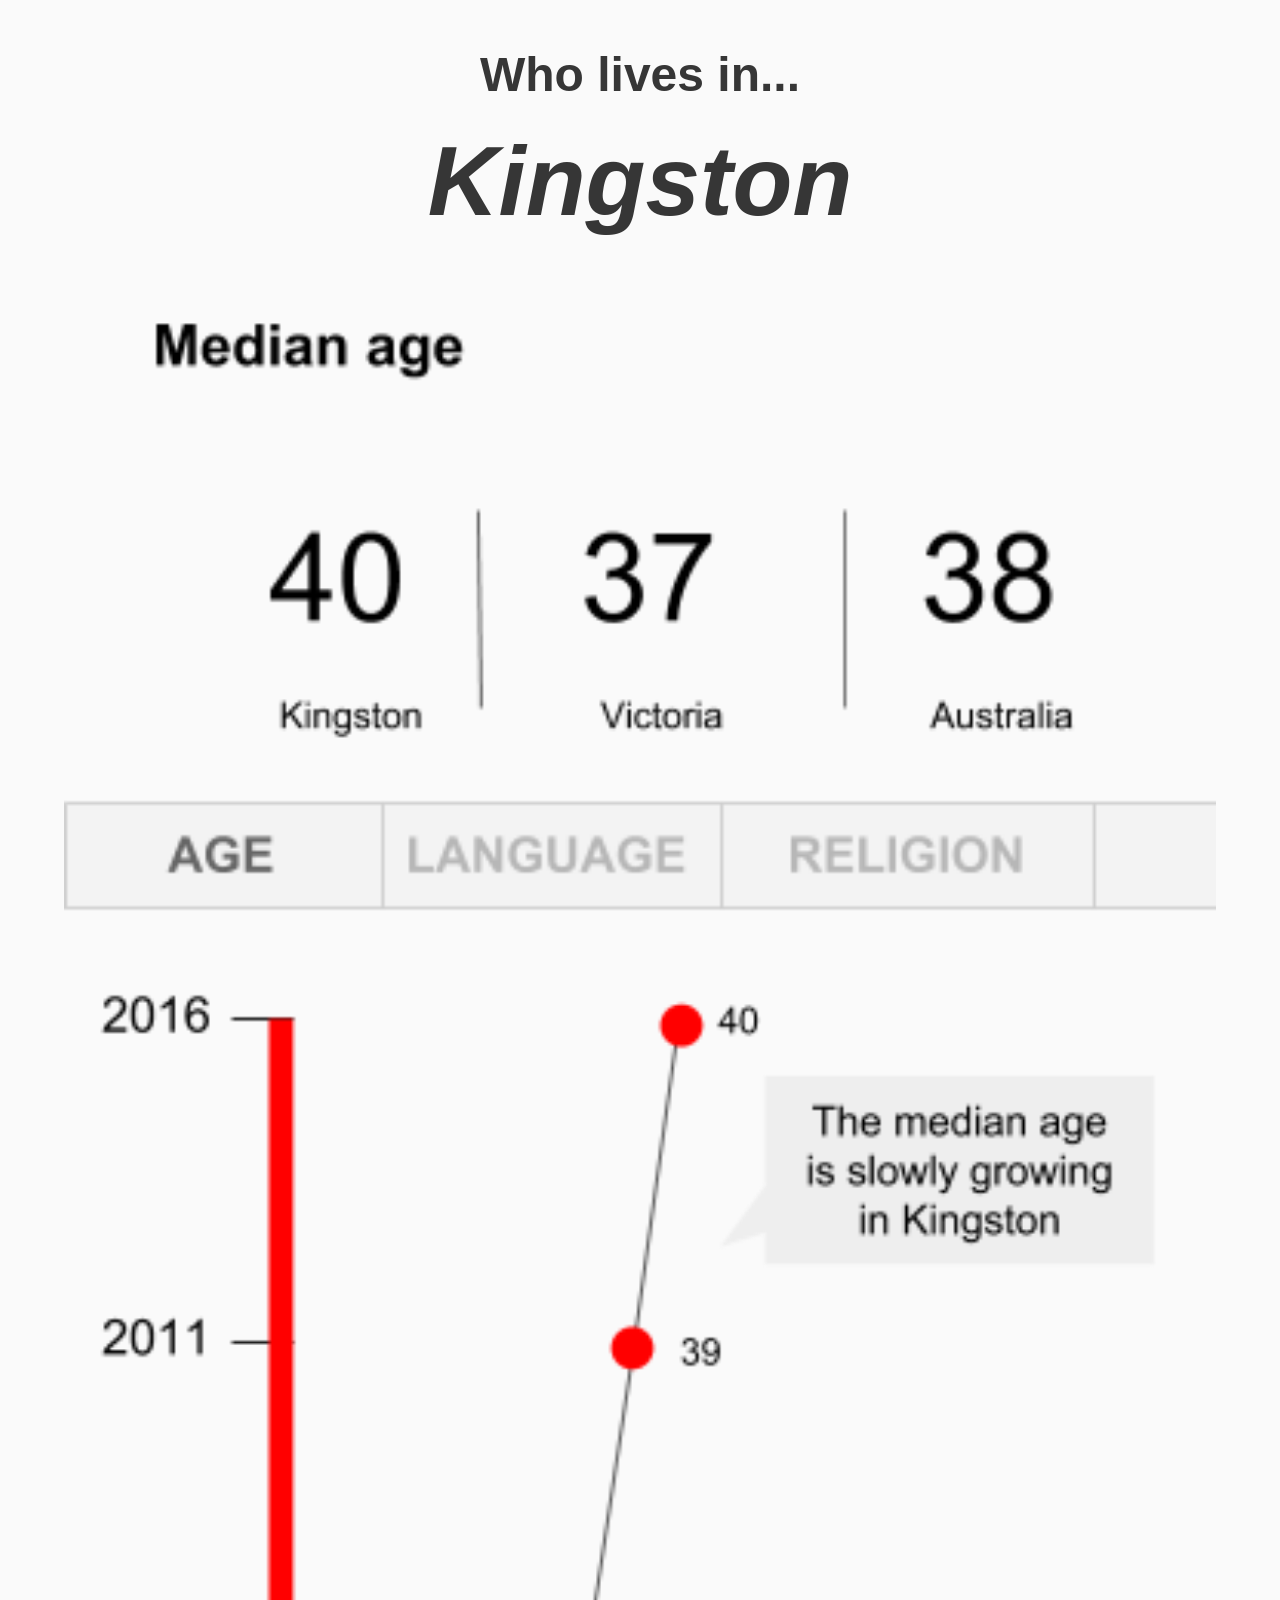
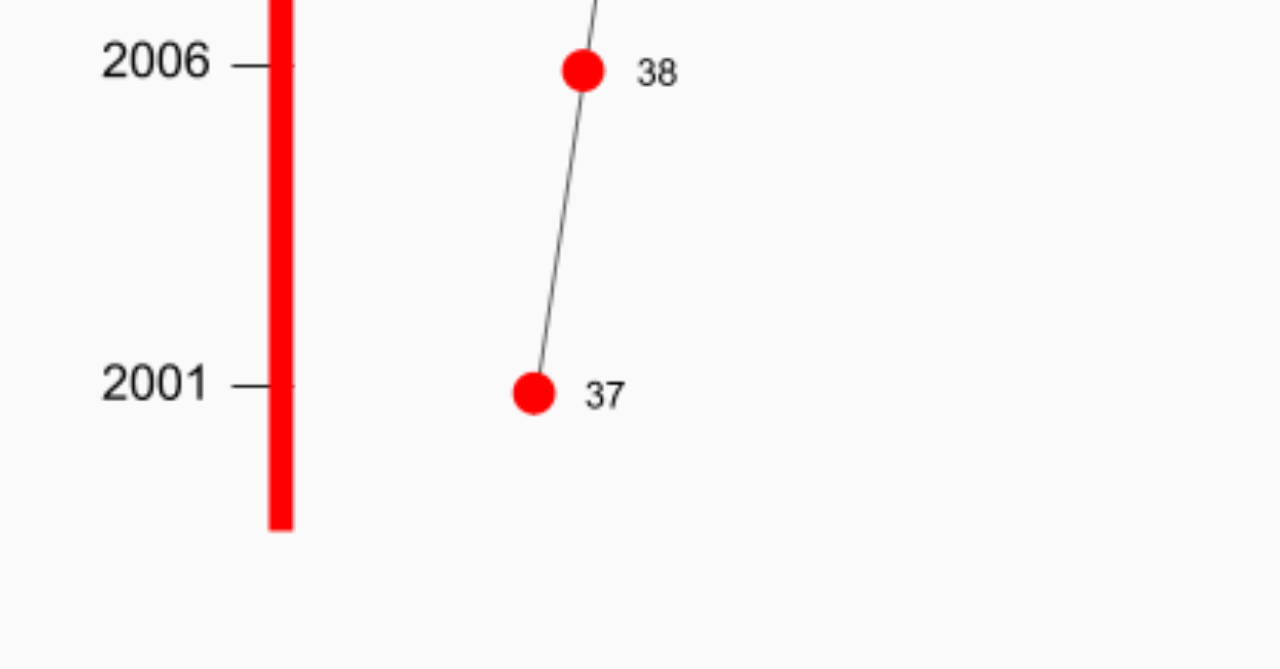
<file: census.en.html>
<!doctype html>

<html lang="en">
<head>
  <meta charset="utf-8">

  <title></title>
  <meta name="description" content="Your Local Area">
  <meta name="author" content="Team108">

  <link rel="stylesheet" href="css/bulma.min.css">
  <link rel="stylesheet" href="css/custom.css">

</head>

<body style="text-align: center;">
  <script src="js/census.js"></script>

	<div class="hero is-fullheight">

	<section>
		<div class="hero-body">
			<div class="container">
			  <!-- <h3 class="title is-3" style="font-size: 64px;">Your Local Area</h3> -->
			  <h3 class="title is-3" style="font-size: 48px;">Who lives in...</h3>
			  <h1 class="title is-1" style="font-size: 98px; font-style: bold;"><i>Kingston</i></h1>
			</div>
		</div>
		<div>
			
		</div>
		<img id="graph" style="min-width: 90%;" src='images/timeline_1.png' onclick="changeImage()"/>
		
	</section>

	</div>
  


</body>
</html>
</file>
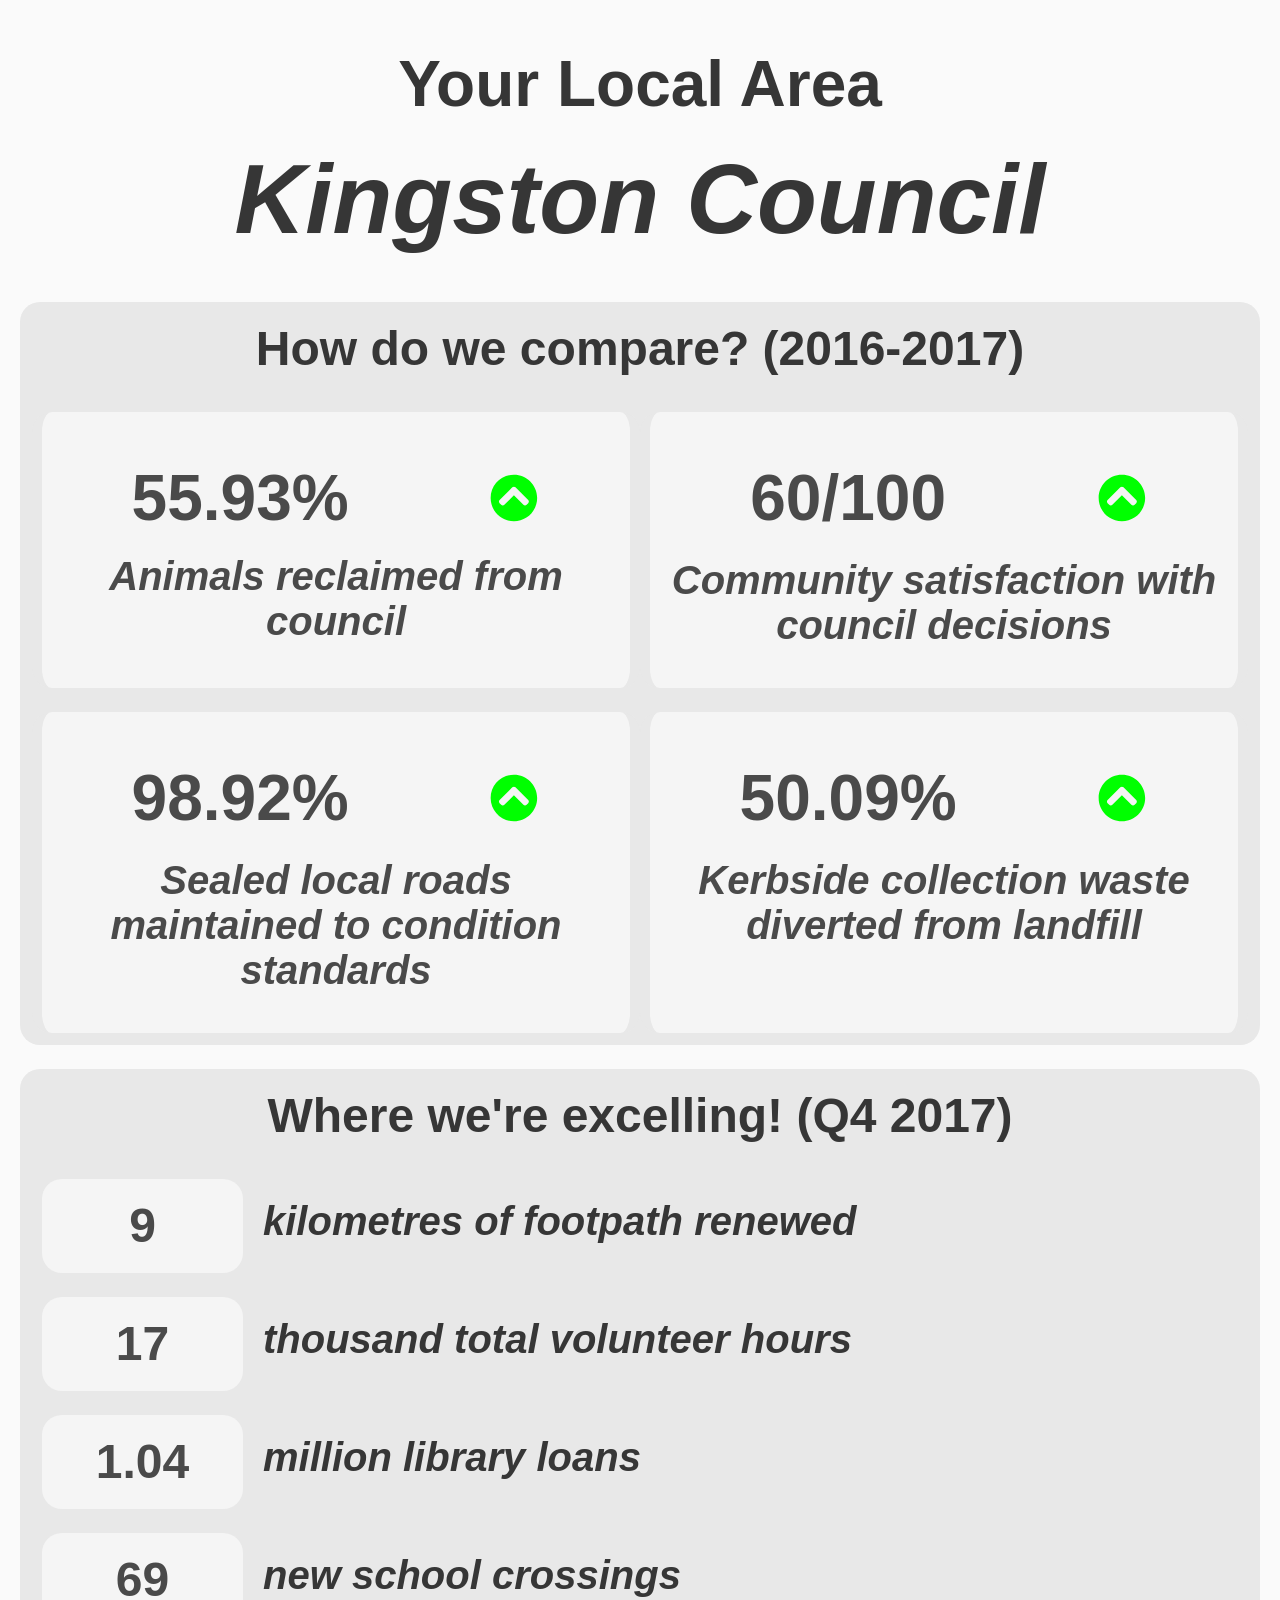
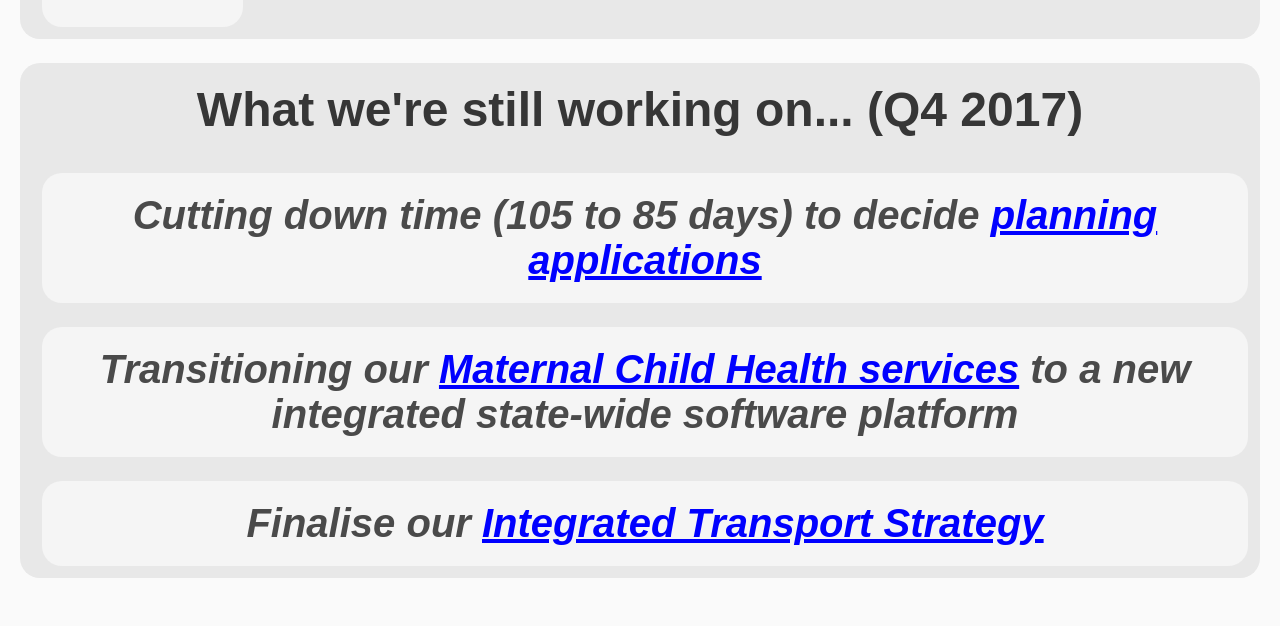
<file: council.en.html>
<!doctype html>

<html lang="en">
<head>
  <meta charset="utf-8">

  <title></title>
  <meta name="description" content="Your Local Area">
  <meta name="author" content="Team108">

  <link rel="stylesheet" href="css/bulma.min.css">
  <link rel="stylesheet" href="css/custom.css">

</head>

<body style="text-align: center;">
	<script src="js/council.js"></script>

	<div class="hero is-fullheight">
	<section>
		<div class="hero-body">
			<div class="container">
			    <h3 class="title is-3" style="font-size: 64px;">Your Local Area</h3>
		  		<h1 class="title is-1" style="font-size: 98px; font-style: bold;"><i>Kingston Council</i></h1>
			</div>
		</div>

		<div class="bordered" style="margin: 0px 20px;">
			<h1 class="title is-1" style="padding-top: 20px;">How do we compare? (2016-2017)</h1>
			<div class="tile is-thin is-parent is-horizontal">
		        <article class="tile is-child notification hack-border"">
		          <!-- <img style="max-height: 64px;" src="icons/afl.png"> -->
		          <div class="stat-container">
		          	<h1 class="title is-1" style="flex-basis: 65%; font-size: 64px; margin-bottom: 0px;">55.93%</h1>
	          		<svg aria-hidden="true" style="flex-basis: 35%; max-height: 48px;" data-prefix="fas" data-icon="chevron-circle-up" class="svg-inline--fa fa-chevron-circle-up fa-w-16" role="img" xmlns="http://www.w3.org/2000/svg" viewBox="0 0 512 512"><path fill="#00ff00" d="M8 256C8 119 119 8 256 8s248 111 248 248-111 248-248 248S8 393 8 256zm231-113.9L103.5 277.6c-9.4 9.4-9.4 24.6 0 33.9l17 17c9.4 9.4 24.6 9.4 33.9 0L256 226.9l101.6 101.6c9.4 9.4 24.6 9.4 33.9 0l17-17c9.4-9.4 9.4-24.6 0-33.9L273 142.1c-9.4-9.4-24.6-9.4-34 0z"></path></svg>
	          		</div>
	          		<div style="margin: 20px;"></div>
		          <h2 style="margin-bottom: 20px;" class="title is-2"><i>Animals reclaimed from council</i></h2>
		        </article>
		        <article class="tile is-child notification hack-border" onclick="showModal()">
		          <!-- <img src="icons/baseball.png"> -->
		          <div class="stat-container">
		          	<h1 class="title is-1" style="flex-basis: 65%; font-size: 64px; margin-bottom: 0px;">60/100</h1>
	          		<svg aria-hidden="true" style="flex-basis: 35%; max-height: 48px;" data-prefix="fas" data-icon="chevron-circle-up" class="svg-inline--fa fa-chevron-circle-up fa-w-16" role="img" xmlns="http://www.w3.org/2000/svg" viewBox="0 0 512 512"><path fill="#00ff00" d="M8 256C8 119 119 8 256 8s248 111 248 248-111 248-248 248S8 393 8 256zm231-113.9L103.5 277.6c-9.4 9.4-9.4 24.6 0 33.9l17 17c9.4 9.4 24.6 9.4 33.9 0L256 226.9l101.6 101.6c9.4 9.4 24.6 9.4 33.9 0l17-17c9.4-9.4 9.4-24.6 0-33.9L273 142.1c-9.4-9.4-24.6-9.4-34 0z"></path></svg>
	          		</div>
	          		<br>
		          <h2 style="margin-bottom: 20px;" class="title is-2"><i>Community satisfaction with council decisions</i></h2>
		        </article>
	      	</div>
	      	<div class="tile is-thin is-parent is-horizontal">
		        <article class="tile is-child notification hack-border">
		          <!-- <img style="max-height: 64px;" src="icons/afl.png"> -->
		          <div class="stat-container">
		          	<h1 class="title is-1" style="flex-basis: 65%; font-size: 64px; margin-bottom: 0px;">98.92%</h1>
	          		<svg aria-hidden="true" style="flex-basis: 35%; max-height: 48px;" data-prefix="fas" data-icon="chevron-circle-up" class="svg-inline--fa fa-chevron-circle-up fa-w-16" role="img" xmlns="http://www.w3.org/2000/svg" viewBox="0 0 512 512"><path fill="#00ff00" d="M8 256C8 119 119 8 256 8s248 111 248 248-111 248-248 248S8 393 8 256zm231-113.9L103.5 277.6c-9.4 9.4-9.4 24.6 0 33.9l17 17c9.4 9.4 24.6 9.4 33.9 0L256 226.9l101.6 101.6c9.4 9.4 24.6 9.4 33.9 0l17-17c9.4-9.4 9.4-24.6 0-33.9L273 142.1c-9.4-9.4-24.6-9.4-34 0z"></path></svg>
	          		</div>
	          		<br>
	          		<h2 style="margin-bottom: 20px;" class="title is-2"><i>Sealed local roads maintained to condition standards</i></h2>
		        </article>
		        <article class="tile is-child notification hack-border">
		          <!-- <img src="icons/baseball.png"> -->
		          <div class="stat-container">
		          	<h1 class="title is-1" style="flex-basis: 65%; font-size: 64px; margin-bottom: 0px;">50.09%</h1>
	          		<svg aria-hidden="true" style="flex-basis: 35%; max-height: 48px;" data-prefix="fas" data-icon="chevron-circle-up" class="svg-inline--fa fa-chevron-circle-up fa-w-16" role="img" xmlns="http://www.w3.org/2000/svg" viewBox="0 0 512 512"><path fill="#00ff00" d="M8 256C8 119 119 8 256 8s248 111 248 248-111 248-248 248S8 393 8 256zm231-113.9L103.5 277.6c-9.4 9.4-9.4 24.6 0 33.9l17 17c9.4 9.4 24.6 9.4 33.9 0L256 226.9l101.6 101.6c9.4 9.4 24.6 9.4 33.9 0l17-17c9.4-9.4 9.4-24.6 0-33.9L273 142.1c-9.4-9.4-24.6-9.4-34 0z"></path></svg>
	          		</div>
	          		<br>
	          		<h2 style="margin-bottom: 20px;" class="title is-2"><i>Kerbside collection waste diverted from landfill</i></h2>
		        </article>
	      	</div>
      	</div>
      	<br>
      	<div class="bordered" style="margin: 0px 20px;">
			<h1 class="title is-1" style="padding-top: 20px;">Where we're excelling! (Q4 2017)</h1>
			<div class="tile is-thin is-parent is-horizontal" style="margin-left:10px;">
		        <article class="tile is-2 is-child notification" style="min-height: 1em;">
		          <h1 class="title is-1">9</h1>
		        </article>
		        <article class="tile is-child" style="min-height: 1em; text-align: left;">
		          <h2 class="title is-2"><i>kilometres of footpath renewed</i></h2>
		        </article>
	      	</div>
	      	<div class="tile is-thin is-parent is-horizontal" style="margin-left:10px;">
		        <article class="tile is-2 is-child notification" style="min-height: 1em;">
		          <h1 class="title is-1">17</h1>
		        </article>
		        <article class="tile is-child" style="min-height: 1em; text-align: left;">
		          <h2 class="title is-2"><i>thousand total volunteer hours</i></h2>
		        </article>
	      	</div>
	      	<div class="tile is-thin is-parent is-horizontal" style="margin-left:10px;">
		        <article class="tile is-2 is-child notification" style="min-height: 1em;">
		          <h1 class="title is-1">1.04</h1>
		        </article>
		        <article class="tile is-child" style="min-height: 1em; text-align: left;">
		          <h2 class="title is-2"><i>million library loans</i></h2>
		        </article>
	      	</div>
	      	<div class="tile is-thin is-parent is-horizontal" style="margin-left:10px;">
		        <article class="tile is-2 is-child notification" style="min-height: 1em;">
		          <h1 class="title is-1">69</h1>
		        </article>
		        <article class="tile is-child" style="min-height: 1em; text-align: left;">
		          <h2 class="title is-2"><i>new school crossings</i></h2>
		        </article>
	      	</div>
      	</div>
      	<br>
      	<div class="bordered" style="margin: 0px 20px;">
			<h1 class="title is-1" style="padding-top: 20px;">What we're still working on... (Q4 2017)</h1>
			<div class="tile is-thin is-parent is-horizontal" style="margin-left:10px;">
		        <article class="tile is-child notification" style="min-height: 1em;">
		          <h2 class="title is-2"><i>Cutting down time (105 to 85 days) to decide <a href="#" style="color: blue;">planning applications</a></i></h1>
		        </article>
	      	</div>
	      	<div class="tile is-thin is-parent is-horizontal" style="margin-left:10px;">
		        <article class="tile is-child notification" style="min-height: 1em;">
		          <h2 class="title is-2"><i>Transitioning our <a href="#" style="color: blue;">Maternal Child Health services</a> to a new integrated state-wide software platform</i></h2>
		        </article>
	      	</div>
	      	<div class="tile is-thin is-parent is-horizontal" style="margin-left:10px;">
		        <article class="tile is-child notification" style="min-height: 1em;">
		          <h2 class="title is-2"><i>Finalise our <a href="#" style="color: blue;">Integrated Transport Strategy</a></i></h2>
		        </article>
	      	</div>
      	</div>
	</section>
	<br>
	<br>

  <div class="modal" id="community_stats">
  <div class="modal-background"></div>
  <div class="modal-card" style="min-width: 80%;">
    <header class="modal-card-head">
      <h1 class="modal-card-title title is-1">Community Satisfaction</h1>
      <button class="delete" onclick="hideModal()" aria-label="close"></button>
    </header>
    <section class="modal-card-body">
      <div class="stat-container">
      	<h2 class="title is-2" style="flex-basis: 50%; margin-bottom: 0px;">Kingston</h2>
      	<h1 class="title is-1" style="flex-basis: 50%; font-size: 64px; margin-bottom: 0px;">60<grey style="color:grey;">/100</grey></h1>
	  </div>
	  <br>	
	  <div class="stat-container">
      	<h2 class="title is-2" style="flex-basis: 50%; margin-bottom: 0px;">Similar Councils</h2>
      	<h1 class="title is-1" style="flex-basis: 50%; font-size: 64px; margin-bottom: 0px;">59<grey style="color:grey;">/100</grey></h1>
	  </div>
	  <br>
	  <div class="stat-container">
      	<h2 class="title is-2" style="flex-basis: 50%; margin-bottom: 0px;">All Councils</h2>
      	<h1 class="title is-1" style="flex-basis: 50%; font-size: 64px; margin-bottom: 0px;">54<grey style="color:grey;">/100</grey></h1>
	  </div>
	  <br>
      <div>
      	<h2 class="title is-2">This rating is sourced from an annual <a href="#"><i>Community Satisfaction Survey</i></a> that is coordinated by State Government and conducted by an independent research company on behalf of Victorian councils.</h2>
      </div>
    </section>
  </div>
</div>

	</div>
  


</body>
</html>
</file>
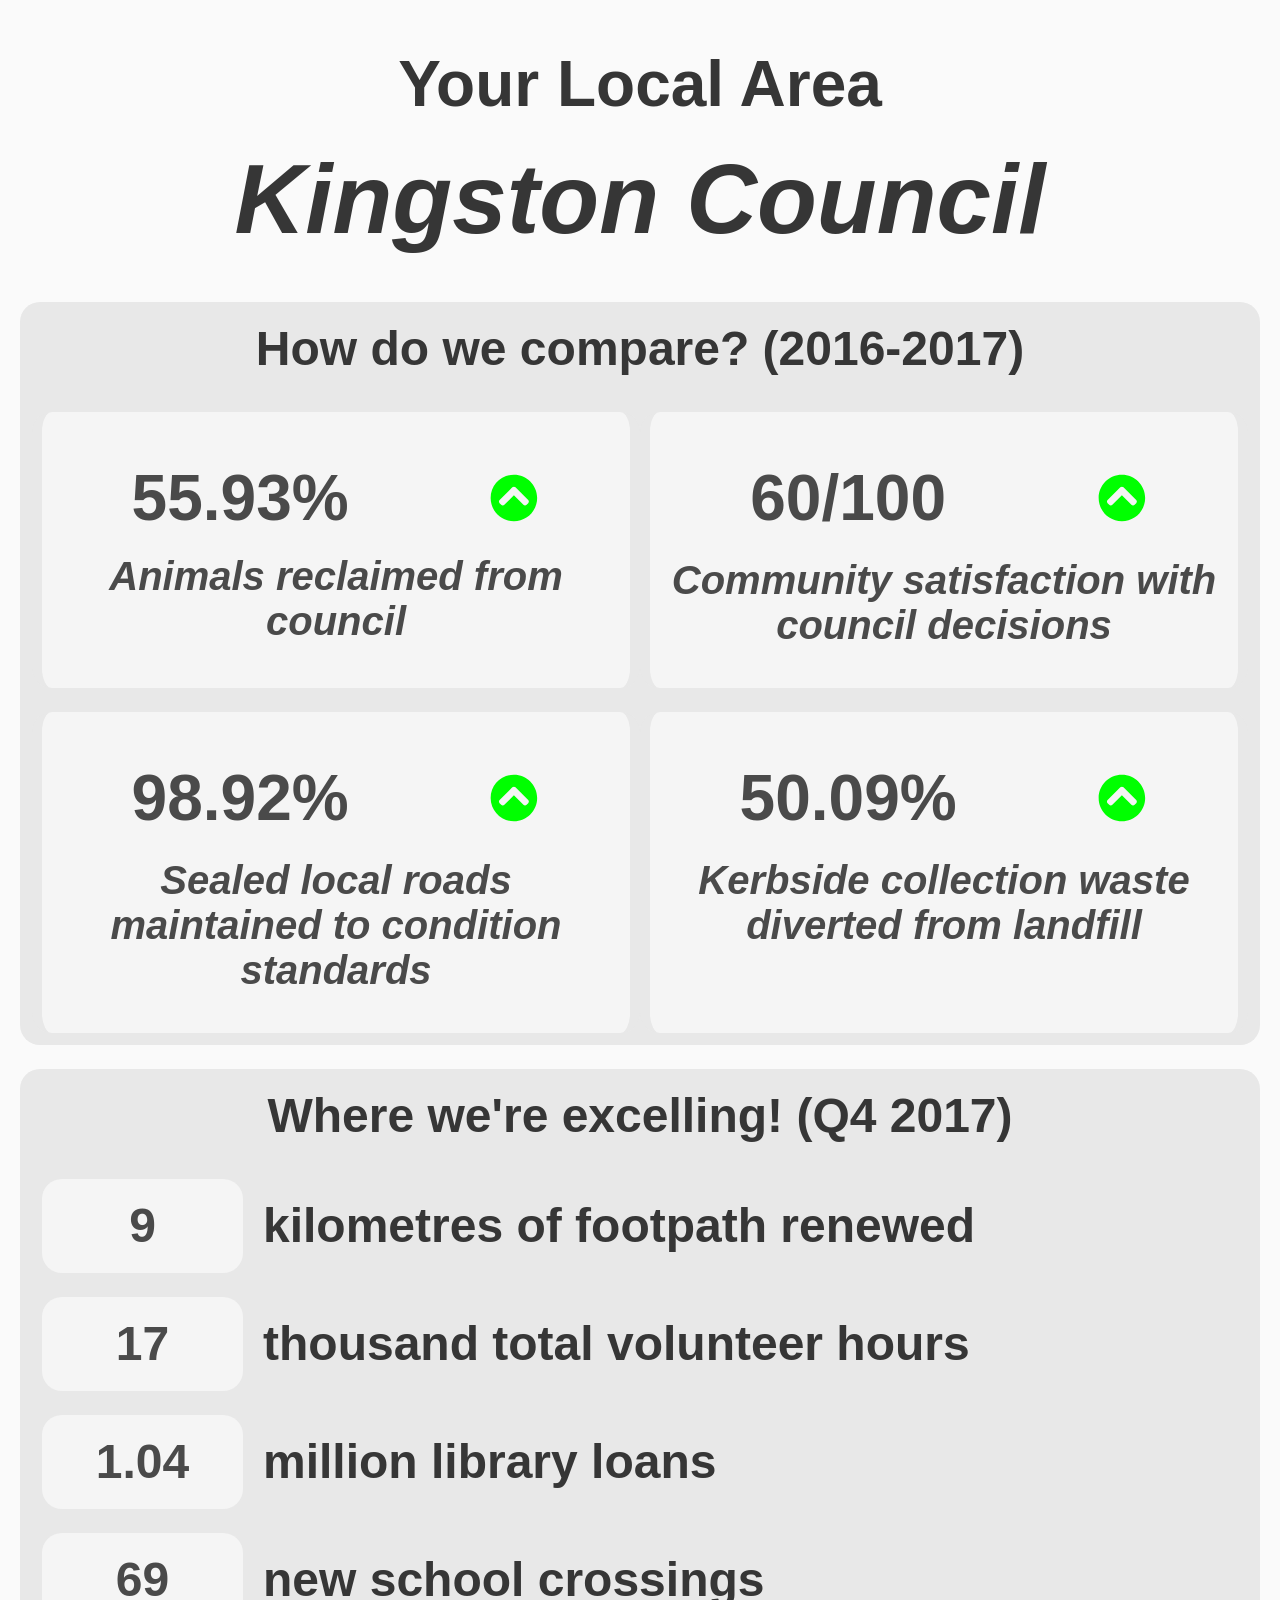
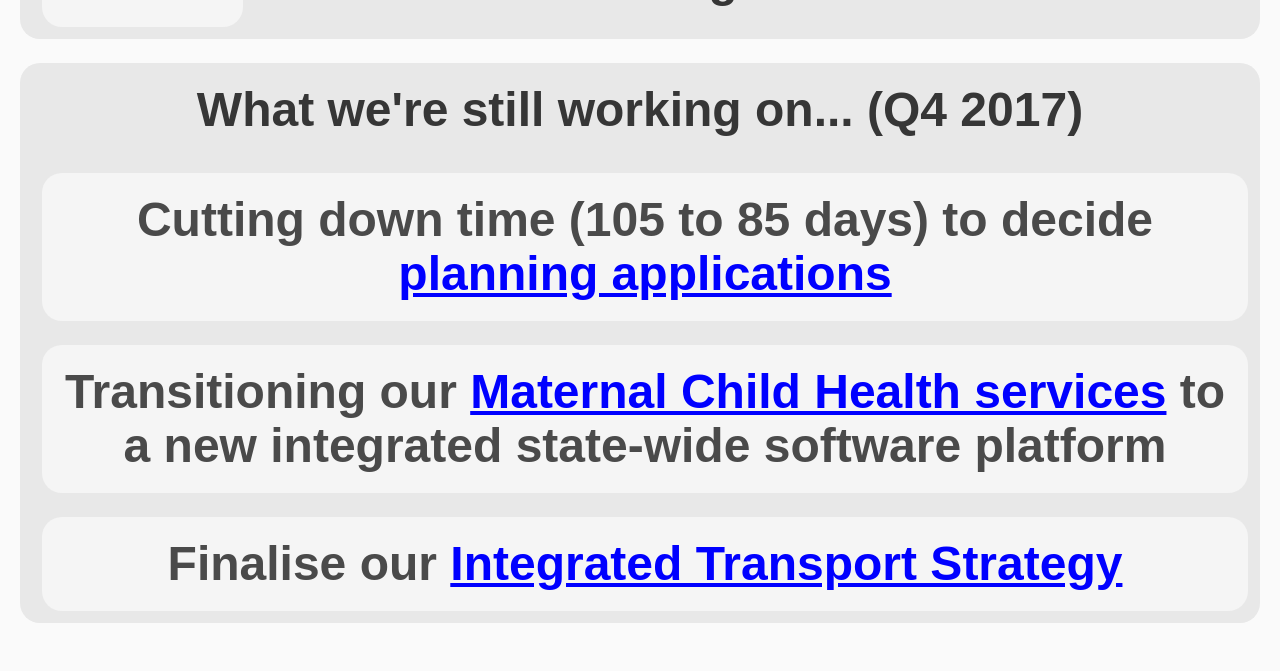
<file: council.po.html>
<!doctype html>

<html lang="en">
<head>
  <meta charset="utf-8">

  <title></title>
  <meta name="description" content="Your Local Area">
  <meta name="author" content="Team108">

  <link rel="stylesheet" href="css/bulma.min.css">
  <link rel="stylesheet" href="css/custom.css">

</head>

<body style="text-align: center;">
	<script src="js/council.js"></script>

	<div class="hero is-fullheight">
	<section>
		<div class="hero-body">
			<div class="container">
			    <h3 class="title is-3" style="font-size: 64px;">Your Local Area</h3>
		  		<h1 class="title is-1" style="font-size: 98px; font-style: bold;"><i>Kingston Council</i></h1>
			</div>
		</div>

		<div class="bordered" style="margin: 0px 20px;">
			<h1 class="title is-1" style="padding-top: 20px;">How do we compare? (2016-2017)</h1>
			<div class="tile is-thin is-parent is-horizontal">
		        <article class="tile is-child notification hack-border"">
		          <!-- <img style="max-height: 64px;" src="icons/afl.png"> -->
		          <div class="stat-container">
		          	<h1 class="title is-1" style="flex-basis: 65%; font-size: 64px; margin-bottom: 0px;">55.93%</h1>
	          		<svg aria-hidden="true" style="flex-basis: 35%; max-height: 48px;" data-prefix="fas" data-icon="chevron-circle-up" class="svg-inline--fa fa-chevron-circle-up fa-w-16" role="img" xmlns="http://www.w3.org/2000/svg" viewBox="0 0 512 512"><path fill="#00ff00" d="M8 256C8 119 119 8 256 8s248 111 248 248-111 248-248 248S8 393 8 256zm231-113.9L103.5 277.6c-9.4 9.4-9.4 24.6 0 33.9l17 17c9.4 9.4 24.6 9.4 33.9 0L256 226.9l101.6 101.6c9.4 9.4 24.6 9.4 33.9 0l17-17c9.4-9.4 9.4-24.6 0-33.9L273 142.1c-9.4-9.4-24.6-9.4-34 0z"></path></svg>
	          		</div>
	          		<div style="margin: 20px;"></div>
		          <h2 style="margin-bottom: 20px;" class="title is-2"><i>Animals reclaimed from council</i></h2>
		        </article>
		        <article class="tile is-child notification hack-border" onclick="showModal()">
		          <!-- <img src="icons/baseball.png"> -->
		          <div class="stat-container">
		          	<h1 class="title is-1" style="flex-basis: 65%; font-size: 64px; margin-bottom: 0px;">60/100</h1>
	          		<svg aria-hidden="true" style="flex-basis: 35%; max-height: 48px;" data-prefix="fas" data-icon="chevron-circle-up" class="svg-inline--fa fa-chevron-circle-up fa-w-16" role="img" xmlns="http://www.w3.org/2000/svg" viewBox="0 0 512 512"><path fill="#00ff00" d="M8 256C8 119 119 8 256 8s248 111 248 248-111 248-248 248S8 393 8 256zm231-113.9L103.5 277.6c-9.4 9.4-9.4 24.6 0 33.9l17 17c9.4 9.4 24.6 9.4 33.9 0L256 226.9l101.6 101.6c9.4 9.4 24.6 9.4 33.9 0l17-17c9.4-9.4 9.4-24.6 0-33.9L273 142.1c-9.4-9.4-24.6-9.4-34 0z"></path></svg>
	          		</div>
	          		<br>
		          <h2 style="margin-bottom: 20px;" class="title is-2"><i>Community satisfaction with council decisions</i></h2>
		        </article>
	      	</div>
	      	<div class="tile is-thin is-parent is-horizontal">
		        <article class="tile is-child notification hack-border">
		          <!-- <img style="max-height: 64px;" src="icons/afl.png"> -->
		          <div class="stat-container">
		          	<h1 class="title is-1" style="flex-basis: 65%; font-size: 64px; margin-bottom: 0px;">98.92%</h1>
	          		<svg aria-hidden="true" style="flex-basis: 35%; max-height: 48px;" data-prefix="fas" data-icon="chevron-circle-up" class="svg-inline--fa fa-chevron-circle-up fa-w-16" role="img" xmlns="http://www.w3.org/2000/svg" viewBox="0 0 512 512"><path fill="#00ff00" d="M8 256C8 119 119 8 256 8s248 111 248 248-111 248-248 248S8 393 8 256zm231-113.9L103.5 277.6c-9.4 9.4-9.4 24.6 0 33.9l17 17c9.4 9.4 24.6 9.4 33.9 0L256 226.9l101.6 101.6c9.4 9.4 24.6 9.4 33.9 0l17-17c9.4-9.4 9.4-24.6 0-33.9L273 142.1c-9.4-9.4-24.6-9.4-34 0z"></path></svg>
	          		</div>
	          		<br>
	          		<h2 style="margin-bottom: 20px;" class="title is-2"><i>Sealed local roads maintained to condition standards</i></h2>
		        </article>
		        <article class="tile is-child notification hack-border">
		          <!-- <img src="icons/baseball.png"> -->
		          <div class="stat-container">
		          	<h1 class="title is-1" style="flex-basis: 65%; font-size: 64px; margin-bottom: 0px;">50.09%</h1>
	          		<svg aria-hidden="true" style="flex-basis: 35%; max-height: 48px;" data-prefix="fas" data-icon="chevron-circle-up" class="svg-inline--fa fa-chevron-circle-up fa-w-16" role="img" xmlns="http://www.w3.org/2000/svg" viewBox="0 0 512 512"><path fill="#00ff00" d="M8 256C8 119 119 8 256 8s248 111 248 248-111 248-248 248S8 393 8 256zm231-113.9L103.5 277.6c-9.4 9.4-9.4 24.6 0 33.9l17 17c9.4 9.4 24.6 9.4 33.9 0L256 226.9l101.6 101.6c9.4 9.4 24.6 9.4 33.9 0l17-17c9.4-9.4 9.4-24.6 0-33.9L273 142.1c-9.4-9.4-24.6-9.4-34 0z"></path></svg>
	          		</div>
	          		<br>
	          		<h2 style="margin-bottom: 20px;" class="title is-2"><i>Kerbside collection waste diverted from landfill</i></h2>
		        </article>
	      	</div>
      	</div>
      	<br>
      	<div class="bordered" style="margin: 0px 20px;">
			<h1 class="title is-1" style="padding-top: 20px;">Where we're excelling! (Q4 2017)</h1>
			<div class="tile is-thin is-parent is-horizontal" style="margin-left:10px;">
		        <article class="tile is-2 is-child notification" style="min-height: 1em;">
		          <h1 class="title is-1">9</h1>
		        </article>
		        <article class="tile is-child" style="min-height: 1em; text-align: left;">
		          <h2 class="title is-1">kilometres of footpath renewed</h2>
		        </article>
	      	</div>
	      	<div class="tile is-thin is-parent is-horizontal" style="margin-left:10px;">
		        <article class="tile is-2 is-child notification" style="min-height: 1em;">
		          <h1 class="title is-1">17</h1>
		        </article>
		        <article class="tile is-child" style="min-height: 1em; text-align: left;">
		          <h2 class="title is-1">thousand total volunteer hours</h2>
		        </article>
	      	</div>
	      	<div class="tile is-thin is-parent is-horizontal" style="margin-left:10px;">
		        <article class="tile is-2 is-child notification" style="min-height: 1em;">
		          <h1 class="title is-1">1.04</h1>
		        </article>
		        <article class="tile is-child" style="min-height: 1em; text-align: left;">
		          <h2 class="title is-1">million library loans</h2>
		        </article>
	      	</div>
	      	<div class="tile is-thin is-parent is-horizontal" style="margin-left:10px;">
		        <article class="tile is-2 is-child notification" style="min-height: 1em;">
		          <h1 class="title is-1">69</h1>
		        </article>
		        <article class="tile is-child" style="min-height: 1em; text-align: left;">
		          <h2 class="title is-1">new school crossings</h2>
		        </article>
	      	</div>
      	</div>
      	<br>
      	<div class="bordered" style="margin: 0px 20px;">
			<h1 class="title is-1" style="padding-top: 20px;">What we're still working on... (Q4 2017)</h1>
			<div class="tile is-thin is-parent is-horizontal" style="margin-left:10px;">
		        <article class="tile is-child notification" style="min-height: 1em;">
		          <h1 class="title is-1">Cutting down time (105 to 85 days) to decide <a href="#" style="color: blue;">planning applications</a></h1>
		        </article>
	      	</div>
	      	<div class="tile is-thin is-parent is-horizontal" style="margin-left:10px;">
		        <article class="tile is-child notification" style="min-height: 1em;">
		          <h1 class="title is-1">Transitioning our <a href="#" style="color: blue;">Maternal Child Health services</a> to a new integrated state-wide software platform</h1>
		        </article>
	      	</div>
	      	<div class="tile is-thin is-parent is-horizontal" style="margin-left:10px;">
		        <article class="tile is-child notification" style="min-height: 1em;">
		          <h1 class="title is-1">Finalise our <a href="#" style="color: blue;">Integrated Transport Strategy</a></h1>
		        </article>
	      	</div>
      	</div>
	</section>
	<br>
	<br>

  <div class="modal" id="community_stats">
  <div class="modal-background"></div>
  <div class="modal-card" style="min-width: 80%;">
    <header class="modal-card-head">
      <h1 class="modal-card-title title is-1">Community Satisfaction</h1>
      <button class="delete" onclick="hideModal()" aria-label="close"></button>
    </header>
    <section class="modal-card-body">
      <div class="stat-container">
      	<h2 class="title is-2" style="flex-basis: 50%; margin-bottom: 0px;">Kingston</h2>
      	<h1 class="title is-1" style="flex-basis: 50%; font-size: 64px; margin-bottom: 0px;">60<grey style="color:grey;">/100</grey></h1>
	  </div>
	  <br>	
	  <div class="stat-container">
      	<h2 class="title is-2" style="flex-basis: 50%; margin-bottom: 0px;">Similar Councils</h2>
      	<h1 class="title is-1" style="flex-basis: 50%; font-size: 64px; margin-bottom: 0px;">59<grey style="color:grey;">/100</grey></h1>
	  </div>
	  <br>
	  <div class="stat-container">
      	<h2 class="title is-2" style="flex-basis: 50%; margin-bottom: 0px;">All Councils</h2>
      	<h1 class="title is-1" style="flex-basis: 50%; font-size: 64px; margin-bottom: 0px;">54<grey style="color:grey;">/100</grey></h1>
	  </div>
	  <br>
      <div>
      	<h2 class="title is-2">This rating is sourced from an annual <a href="#"><i>Community Satisfaction Survey</i></a> that is coordinated by State Government and conducted by an independent research company on behalf of Victorian councils.</h2>
      </div>
    </section>
  </div>
</div>

	</div>
  


</body>
</html>
</file>
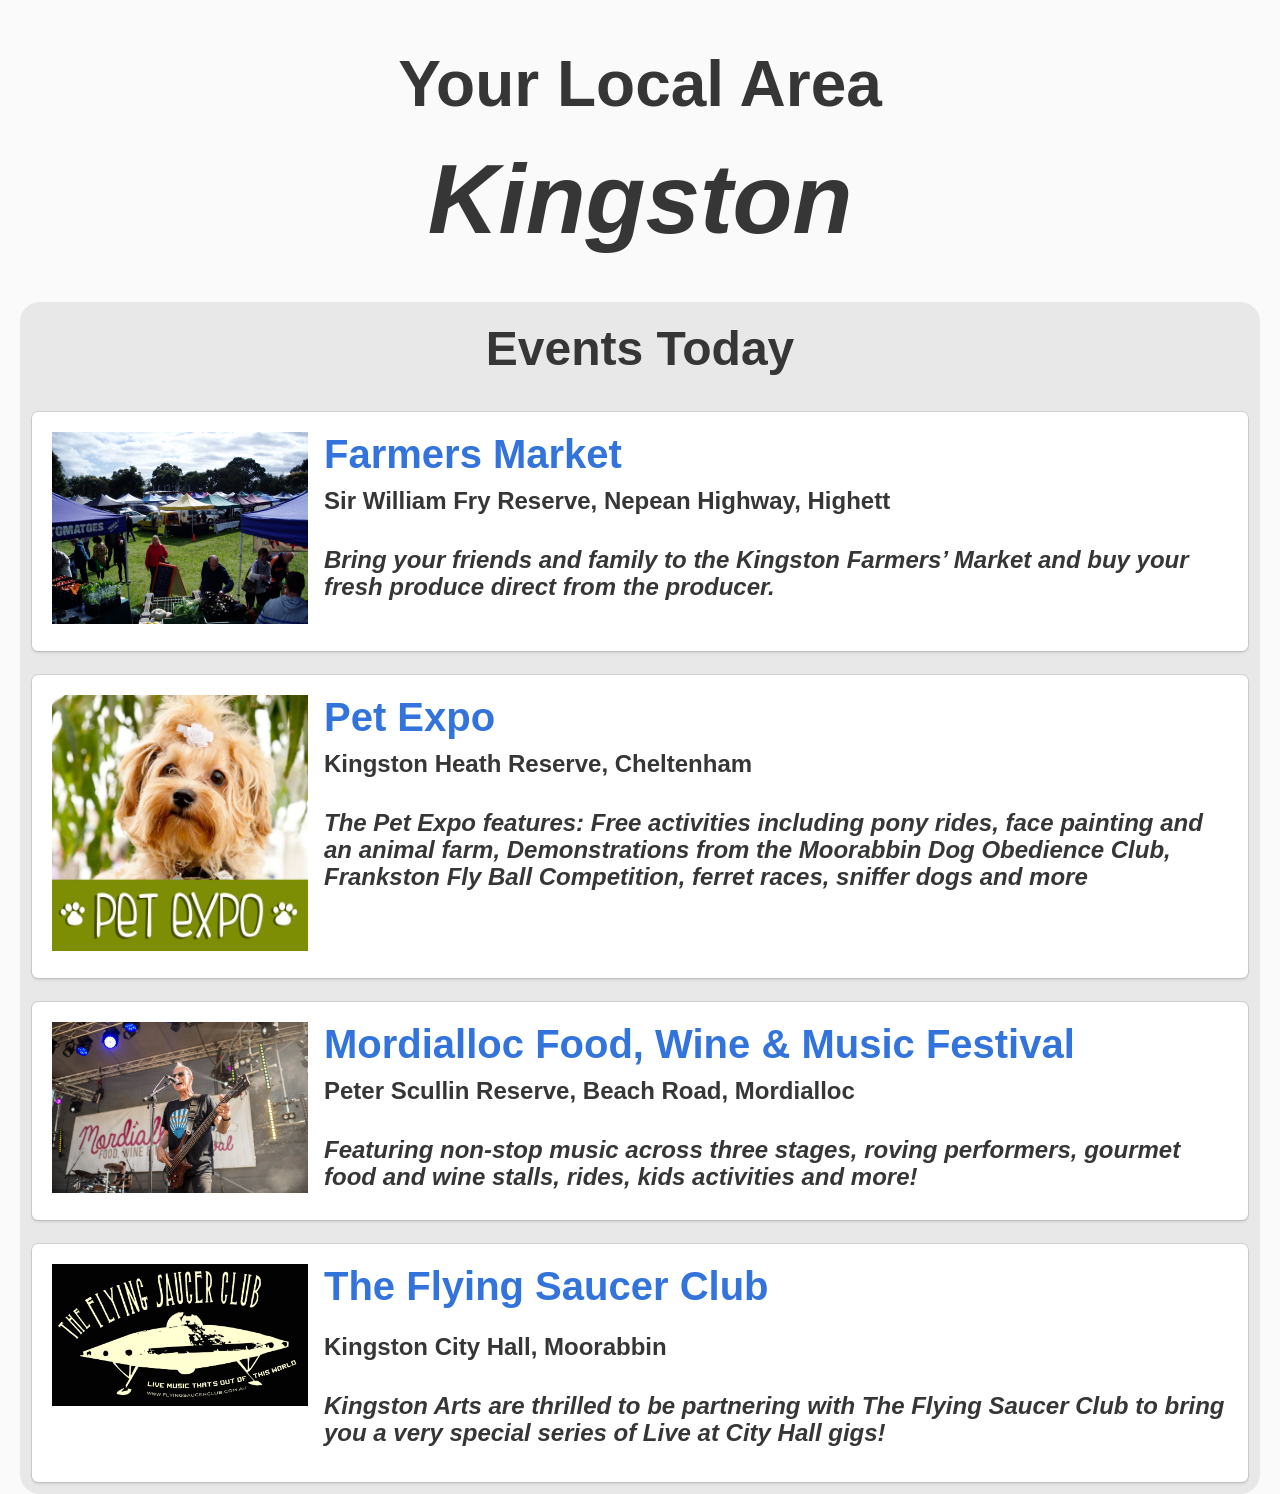
<file: events.en.html>
<!doctype html>

<html lang="en">
<head>
  <meta charset="utf-8">

  <title></title>
  <meta name="description" content="Your Local Area">
  <meta name="author" content="Team108">

  <link rel="stylesheet" href="css/bulma.min.css">
  <link rel="stylesheet" href="css/custom.css">

</head>

<body style="text-align: center;">
  <!-- <script src="js/scripts.js"></script> -->

	<div class="hero is-fullheight">
	<section>
		<div class="hero-body">
			<div class="container">
			  <h3 class="title is-3" style="font-size: 64px;">Your Local Area</h3>
			  <h1 class="title is-1" style="font-size: 98px; font-style: bold;"><i>Kingston</i></h1>
			</div>
		</div>

		<div class="bordered" style="margin: 0px 20px;">
			<h1 class="title is-1" style="padding-top: 20px;">Events Today</h1>
			<div class="tile is-thin is-parent is-horizontal">
		        <div class="box">
				  <article class="media">
				    <div class="media-left">
				    	<img style="max-width: 256px;" src="/images/farmers-market.jpeg">
				    </div>
				    <div class="media-content">
				      <div class="content">
				        <h2 class="title is-2" style="margin-bottom: 10px;"><a href="#">Farmers Market</a></h2>
				        <h4 class="title is-4" style="margin-bottom: 10px;">Sir William Fry Reserve, Nepean Highway, Highett</h4>
				        <h3 class="is-3" style="margin-bottom: 10px;"><i>Bring your friends and family to the Kingston Farmers’ Market and buy your fresh produce direct from the producer.</i></h3>
				        </p>
				      </div>
				    </div>
				  </article>
				</div>
	      	</div>
	      	<div class="tile is-thin is-parent is-horizontal">
		        <div class="box">
				  <article class="media">
				    <div class="media-left">
				    	<img style="max-width: 256px;" src="/images/pet-expo.jpg">
				    </div>
				    <div class="media-content">
				      <div class="content">
				        <h2 class="title is-2" style="margin-bottom: 10px;"><a href="#">Pet Expo</a></h2>
				        <h4 class="title is-4" style="margin-bottom: 10px;">Kingston Heath Reserve, Cheltenham</h4>
				        <h3 class="is-3" style="margin-bottom: 10px;"><i>The Pet Expo features: Free activities including pony rides, face painting and an animal farm, Demonstrations from the Moorabbin Dog Obedience Club, Frankston Fly Ball Competition, ferret races, sniffer dogs and more</i></h3>
				        </p>
				      </div>
				    </div>
				  </article>
				</div>
	      	</div>
	      	<div class="tile is-thin is-parent is-horizontal">
		        <div class="box">
				  <article class="media">
				    <div class="media-left">
				    	<img style="max-width: 256px;" src="/images/festival.jpg">
				    </div>
				    <div class="media-content">
				      <div class="content">
				        <h2 class="title is-2" style="margin-bottom: 10px;"><a href="#">Mordialloc Food, Wine & Music Festival</a></h2>
				        <h4 class="title is-4" style="margin-bottom: 10px;">Peter Scullin Reserve, Beach Road, Mordialloc</h4>
				        <h3 class="is-3" style="margin-bottom: 10px;"><i>Featuring non-stop music across three stages, roving performers, gourmet food and wine stalls, rides, kids activities and more!</i></h3>
				        </p>
				      </div>
				    </div>
				  </article>
				</div>
	      	</div>
	      	<div class="tile is-thin is-parent is-horizontal">
		        <div class="box">
				  <article class="media">
				    <div class="media-left">
				    	<img style="max-width: 256px;" src="/images/flying-saucer.jpg">
				    </div>
				    <div class="media-content">
				      <div class="content">
				        <h2 class="title is-2"><a href="#">The Flying Saucer Club</a></h2>
				        <h4 class="title is-4">Kingston City Hall, Moorabbin</h4>
				        <h3 class="is-3"><i>Kingston Arts are thrilled to be partnering with The Flying Saucer Club to bring you a very special series of Live at City Hall gigs!</i></h3>
				        </p>
				      </div>
				    </div>
				  </article>
				</div>
	      	</div>
      	</div>
  	</section>

	</div>
  


</body>
</html>
</file>
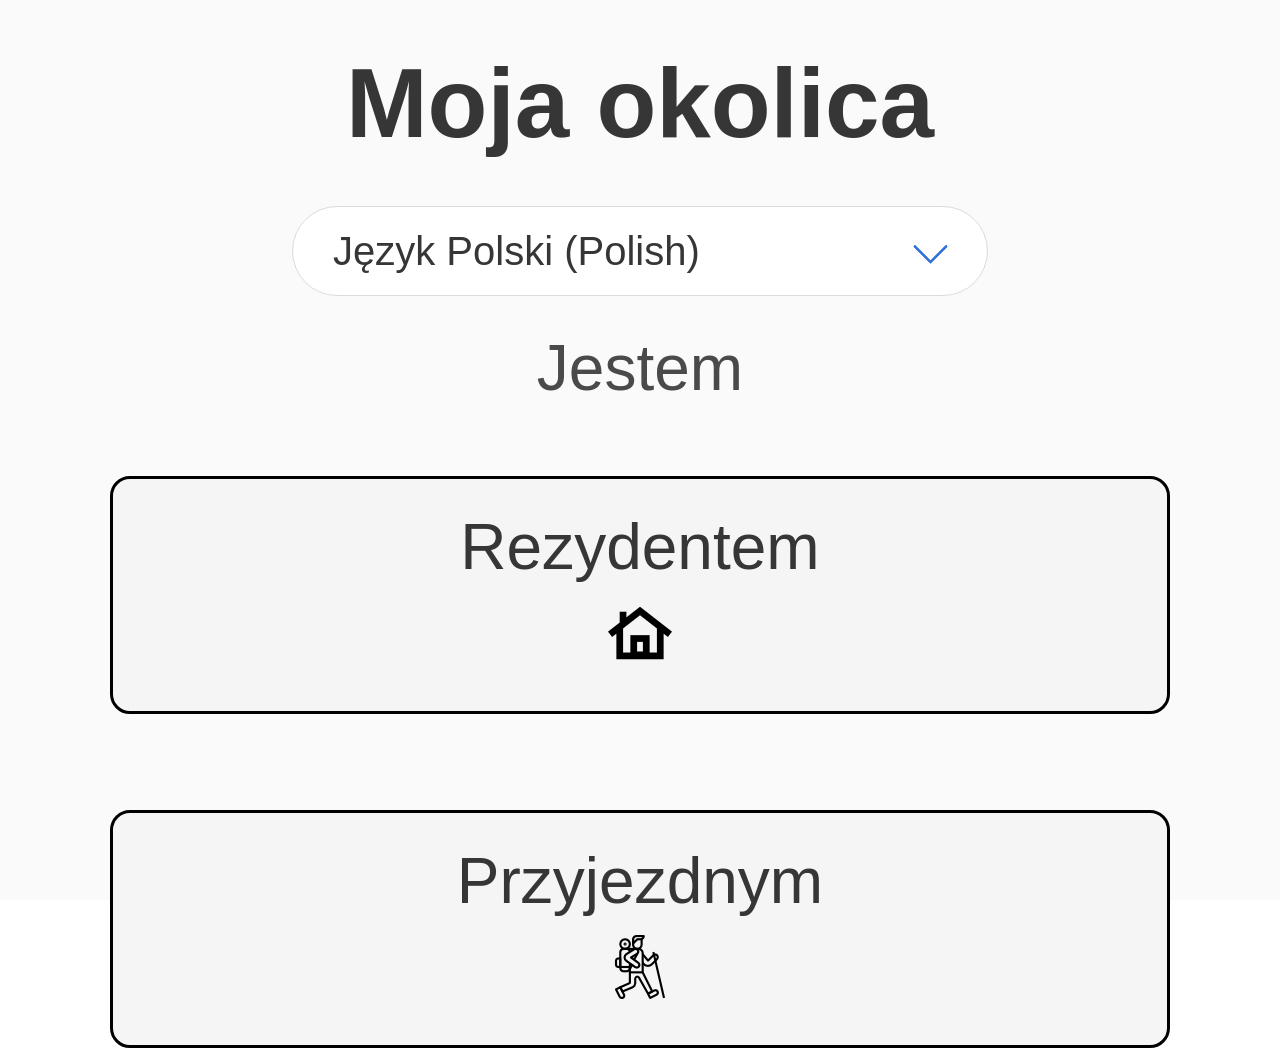
<file: index.po.html>
<!doctype html>

<html lang="en">
<head>
  <meta charset="utf-8">

  <title></title>
  <meta name="description" content="Your Local Area">
  <meta name="author" content="Team108">

  <link rel="stylesheet" href="css/bulma.min.css">
  <link rel="stylesheet" href="css/custom.css">

</head>

<body style="text-align: center;">
  <script src="js/navigation.js"></script>
  <script src="js/index.js"></script>

	<div class="hero is-fullheight">

	<section>
	  <div class="hero-body">
	    <div class="container">
	      <h1 class="title is-1" style="font-size: 98px;">Moja okolica</h1>
	    </div>
	  </div>
	  <div style="text-align: center; font-size: 40px; margin-left: 50px; margin-right: 50px">
	  		<div class="select is-rounded" style="font-size: 40px;">
			  <select onchange="languageRedirect()">
			    <option>العربية(Arabic)</option>
				<option>Deutsch (German)</option>
				<option>ελληνικά (Greek)</option>
				<option>English (US English)</option>
				<option>Español (Spanish)</option>
				<option>Français (French)</option>
				<option>हिंदी (Hindi)</option>
				<option>Bahasa Indonesia (Indonesian)</option>
				<option>日本語 (Japanese)</option>
				<option>한국어 (Korean)</option>
				<option selected>Język Polski (Polish)</option>
				<option>Português (Portuguese)</option>
				<option>русский (Russian)</option>
				<option>ไทย (Thai)</option>
				<option>繁體中文 (Traditional Chinese)</option>
				<option>简体中文‬ (Simplified Chinese)</option>
			  </select>
			</div>
  		</div>
  	  <br>
	  <div style="text-align: center; font-size: 64px; margin-left: 50px; margin-right: 50px">
	  		<h1>Jestem</h1>	
	  		<div class="tile is-ancestor">
			  <div class="tile is-vertical">
			    <div class="tile">
			      <div class="tile is-parent is-vertical">
			        <a href="/resident.en.html">
			        	<article class="tile is-child notification is-light is-bold border">
			          		<h1 style="font-size: 64px;">Rezydentem</h1>
			          		<img src="icons/resident.png"/>
			        	</article>
			        </a>
			        <br>
			        <a href="/visitor.en.html">
				        <article class="tile is-child notification is-light is-bold border">
				          <h1 style="font-size: 64px;">Przyjezdnym</h1>
				          <img src="icons/visitor.png"/>
				        </article>
			        </a>
			      </div>
			  </div>
			</div>
  		</div>
	</section>

	</div>
  
</body>
</html>
</file>
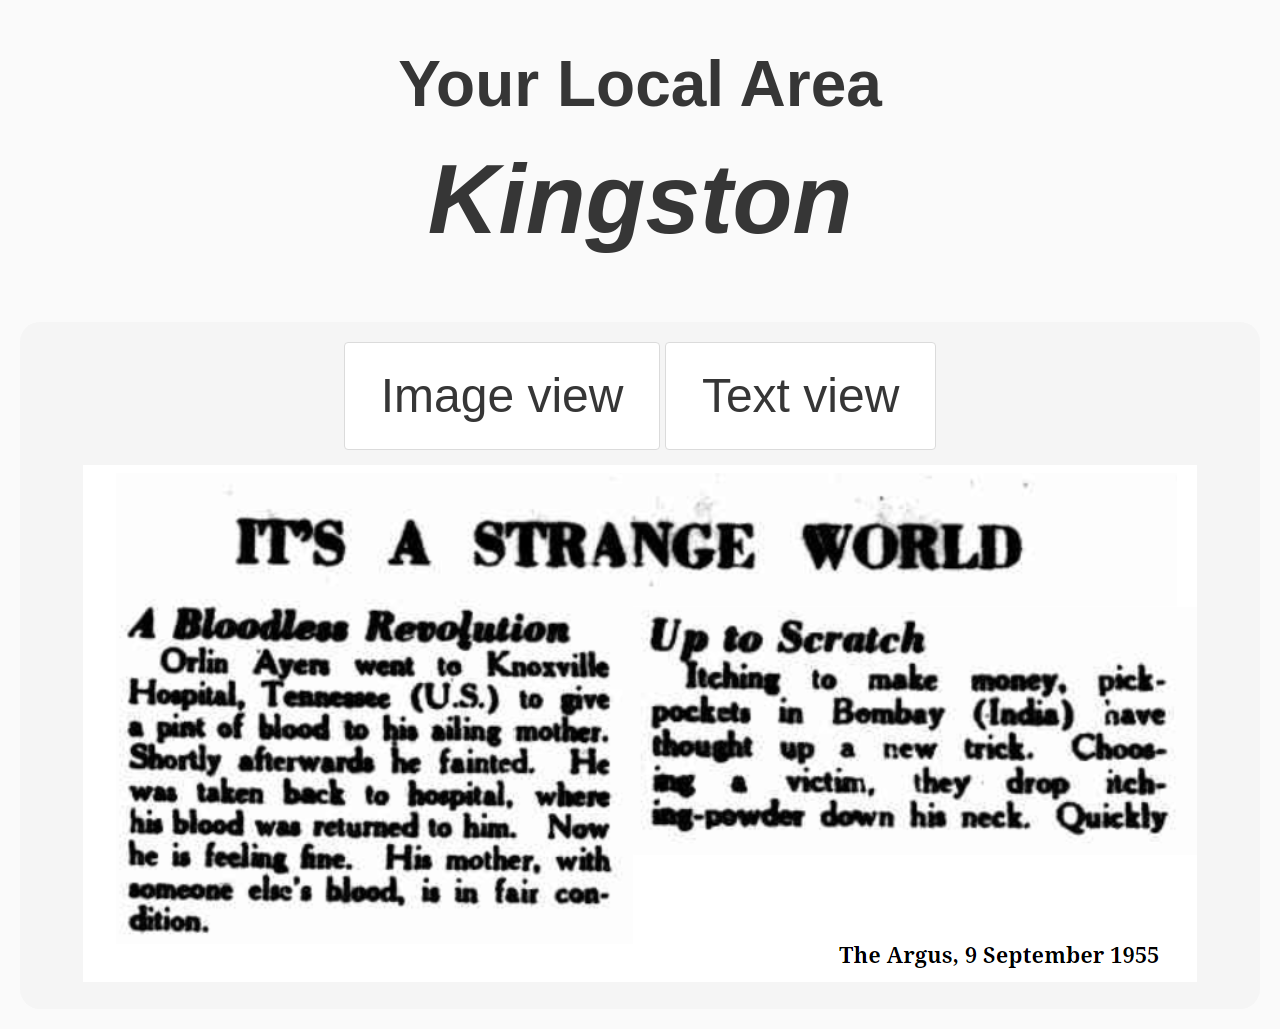
<file: on_this_day.en.html>
<!doctype html>

<html lang="en">
<head>
  <meta charset="utf-8">

  <title></title>
  <meta name="description" content="Your Local Area">
  <meta name="author" content="Team108">

  <link rel="stylesheet" href="css/bulma.min.css">
  <link rel="stylesheet" href="css/custom.css">

</head>

<body style="text-align: center;">
  	<script src="js/on_this_day.js"></script>

	<div class="hero is-fullheight">

	<section>
		<div class="hero-body">
			<div class="container">
			  <h3 class="title is-3" style="font-size: 64px;">Your Local Area</h3>
			  <h1 class="title is-1" style="font-size: 98px; font-style: bold;"><i>Kingston</i></h1>
			</div>
		</div>
		<div class="tile">
		    <article class="tile is-child notification">
		    	<button class="button extra-large" onclick="switchView('image')">Image view</button>
		    	<button class="button extra-large" onclick="switchView('text')">Text view</button>		    	
		    	<div id="image_view" style="display: initial;">
		    		<img src="images/on_this_day_content.png"/>
	    		</div>
	    		<div id="text_view" style="display: none;">
	    			<h2 class="title is-2" style="margin-top:30px;">IT'S A STRANGE WORLD</h2>
	    			<br>
	    			<p style="font-size: 40px;">
						<b>A Bloodless Revolution</b>
						<br>
						Orlin Ayers went to Knoxville Hospital, Tennessee (U.S.) to give a pint of blood to his ailing mother. Shortly afterwards he fainted. He was taken back to hospital, where his blood was returned to him. Now he is feeling fine. His mother, with someone else's blood, is in fair condition.
						<br>
						<br>
						<b>Up To Scratch</b>
						<br>
						Itching to make money, pick-pockets in Bombay (India) have thought up a new trick. Choosing a victim, they drop itching-powder down his neck. Quickly irritated, he rips off his jacket which the pickpocket offers to hold for him. And afterwards he finds his pockets have been, picked.
					</p>
					<br>
					<h3 class="title is-3"><i>The Argus, 9 September 1955</i></h4>
    			</div>
	        </article>
		</div>
	</section>

	</div>
  


</body>
</html>
</file>
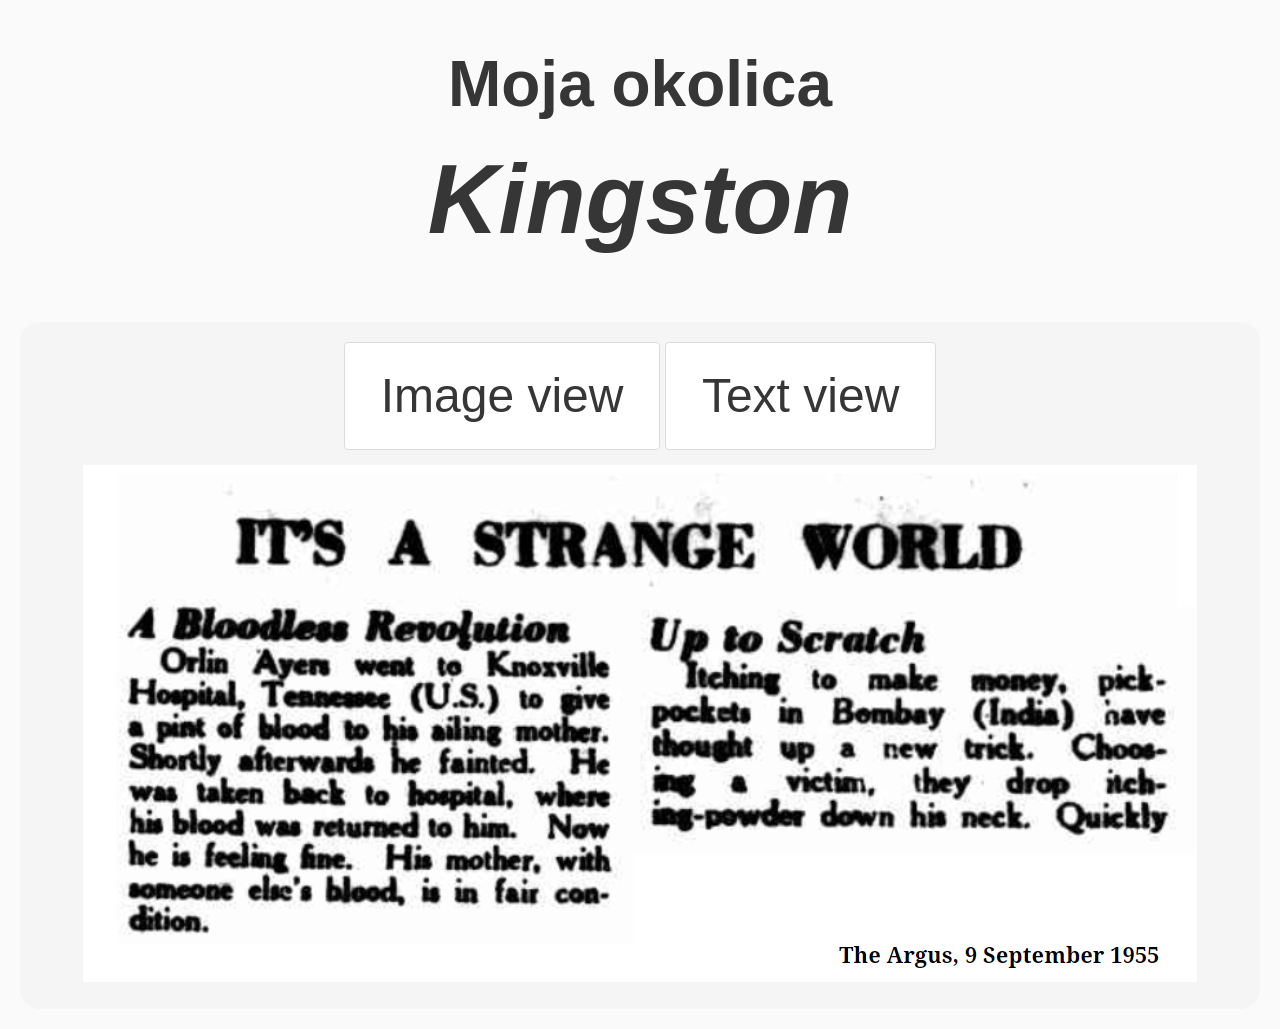
<file: on_this_day.po.html>
<!doctype html>

<html lang="en">
<head>
  <meta charset="utf-8">

  <title></title>
  <meta name="description" content="Your Local Area">
  <meta name="author" content="Team108">

  <link rel="stylesheet" href="css/bulma.min.css">
  <link rel="stylesheet" href="css/custom.css">

</head>

<body style="text-align: center;">
  	<script src="js/on_this_day.js"></script>

	<div class="hero is-fullheight">

	<section>
		<div class="hero-body">
			<div class="container">
			  <h3 class="title is-3" style="font-size: 64px;">Moja okolica</h3>
			  <h1 class="title is-1" style="font-size: 98px; font-style: bold;"><i>Kingston</i></h1>
			</div>
		</div>
		<div class="tile">
		    <article class="tile is-child notification">
		    	<button class="button extra-large" onclick="switchView('image')">Image view</button>
		    	<button class="button extra-large" onclick="switchView('text')">Text view</button>		    	
		    	<div id="image_view" style="display: initial;">
		    		<img src="images/on_this_day_content.png"/>
	    		</div>
	    		<div id="text_view" style="display: none;">
	    			<h2 class="title is-2" style="margin-top:30px;">DZIWNY JEST TEN ŚWIAT</h2>
	    			<br>
	    			<p style="font-size: 40px;">
						<b>Bezkrwawa rewolucja</b>
						<br>
						Orlin Ayers udał się do szpitala Knoxville w stanie Tennessee (USA), by dać chorej matce krew. Wkrótce potem zemdlał. Został zabrany do szpitala, gdzie zwrócono mu jego krew. Teraz czuje się dobrze. Jego matka, z cudzą krwią, jest w dobrym stanie.
						<br>
						<br>
						<b>Swedzacy interes</b>
						<br>
						Aby ukraść pieniądze, kieszonkowcy w Bombaju (Indie) wymyślili nową sztuczkę. Wybierając ofiarę, rzucają mu proszek za kołnierz. Szybko zirytowany, poszkodowany zdejmuje kurtkę, którą oferuje mu przytrzymać kieszonkowiec. A potem odkrywa, że ​​jego kieszenie zostały przetrzepane.
					</p>
					<br>
					<h3 class="title is-3"><i>The Argus, 9 Września 1955</i></h4>
    			</div>
	        </article>
		</div>
	</section>

	</div>
  


</body>
</html>
</file>
<file: css/custom.css>
body {
	background-color: #fafafa;
}

.tile {
	min-height: 200px;
	padding: 20px;
	border-radius: 20px;
}

.is-thin {
	min-height: 100px;
	border-radius: 50px
}

.border {
	border-style: solid;
	border-width: 3px;
	border-color: black;
}

.hack-notification {
	border-radius: 20px;
	min-height: 3em;
	display: flex;
	align-items: center;
	justify-content: center;
	color: white;
	font-color: white;
	-webkit-text-stroke-width: 1px;
   -webkit-text-stroke-color: black;
}

.bordered-title {
	color: white;
	font-color: white;
	-webkit-text-stroke-width: 1px;
   -webkit-text-stroke-color: black;
}

.notification {
	border-radius: 20px;
	min-height: 3em;
}

.black-text {
	font-color: black;
}

.footer {
    position: fixed;
    left: 0;
    bottom: 0;
    width: 100%;
    color: white;
    text-align: center;
}

.index-bordered {
	background-color: #8c8c8c;
    border-radius: 20px;
}

.index-hack-border {
	border-color: #8c8c8c;
	border-style: solid;
	border-width: 0px 10px;
}

.bordered {
	background-color: #e8e8e8;
    border-radius: 20px;
}

.hack-border {
	border-color: #e8e8e8;
	border-style: solid;
	border-width: 0px 10px;
}

.extra-large {
	font-size: 3rem;
	margin-bottom: 15px;
}

.stat-container {
	display: flex;
	align-items: center;
	margin-top: 30px;
}

p > grey {
	color: grey;
}
</file>
